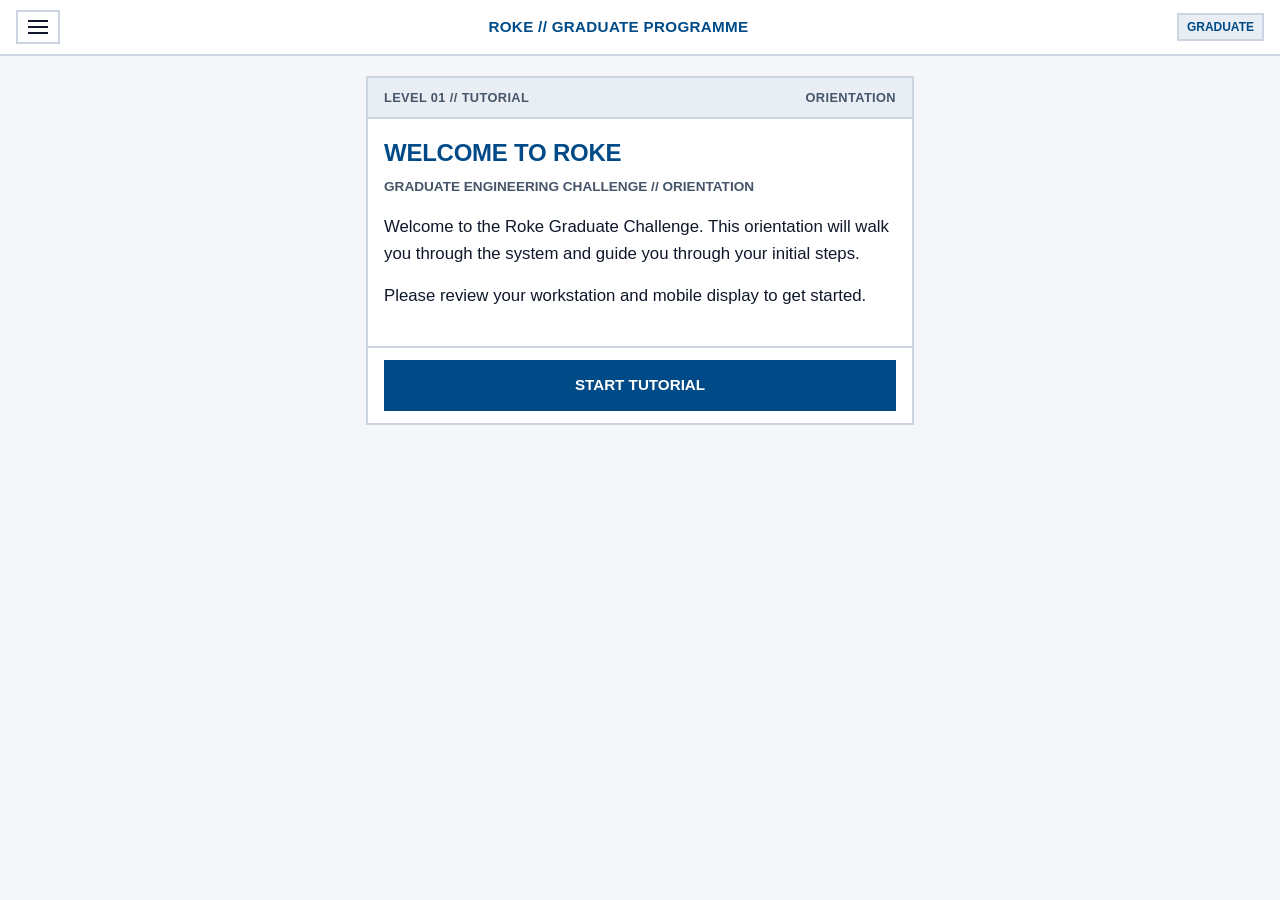
<file: index.html>
<!DOCTYPE html>
<html lang="en">
<head>
  <meta charset="UTF-8">
  <meta name="viewport" content="width=device-width, initial-scale=1.0, maximum-scale=1.0, user-scalable=no">
  <title>Roke Graduate Challenge - Level 1</title>

  <!-- Bootstrap 5 CSS -->
  <link rel="stylesheet" href="https://cdn.jsdelivr.net/npm/bootstrap@5.3.3/dist/css/bootstrap.min.css">

  <!-- Base Stylesheet (Clean, professional, light palette) -->
  <link rel="stylesheet" href="css/style.css">
</head>
<body>

  <!-- Header -->
  <header class="game-header">
    <button class="burger-btn" type="button" data-bs-toggle="offcanvas" data-bs-target="#gameSidebar" aria-controls="gameSidebar" aria-label="Toggle navigation menu" id="burgerMenuBtn">
      <span class="burger-bar"></span>
      <span class="burger-bar"></span>
      <span class="burger-bar"></span>
    </button>
    <div class="header-brand">ROKE // GRADUATE PROGRAMME</div>
    <div class="header-badge" id="header-player-name">GRADUATE</div>
  </header>

  <!-- Sidebar (Levels & Progress) -->
  <div class="offcanvas offcanvas-start" tabindex="-1" id="gameSidebar" aria-labelledby="gameSidebarLabel" data-bs-backdrop="false">
    <div class="offcanvas-header">
      <h5 class="offcanvas-title" id="gameSidebarLabel">PROGRAMME LEVELS</h5>
      <button type="button" class="btn-close-flat" data-bs-dismiss="offcanvas" aria-label="Close">[X]</button>
    </div>
    <div class="offcanvas-body">
      <!-- Dynamically generated level list -->
      <nav id="sidebar-levels" class="level-list" aria-label="Level navigation">
        <!-- Injected via js/game.js -->
      </nav>

      <!-- Dynamically updated progress indicator -->
      <div id="sidebar-progress" class="mt-4">
        <!-- Injected via js/game.js -->
      </div>
    </div>
  </div>

  <!-- Main Container -->
  <main class="game-container">

    <!-- Title Screen Panel -->
    <section id="panel-title" class="game-card">
      <div class="game-card-header">
        <span>LEVEL 01 // TUTORIAL</span>
        <span>ORIENTATION</span>
      </div>
      <div class="game-card-body">
        <h1 class="title-large">WELCOME TO ROKE</h1>
        <p class="meta-subheading">GRADUATE ENGINEERING CHALLENGE // ORIENTATION</p>
        <p>Welcome to the Roke Graduate Challenge. This orientation will walk you through the system and guide you through your initial steps.</p>
        <p>Please review your workstation and mobile display to get started.</p>
      </div>
      <div class="game-card-footer">
        <button type="button" id="btn-start-tutorial" class="btn-game btn-game-block">START TUTORIAL</button>
      </div>
    </section>

    <!-- Slide 1 -->
    <section id="panel-slide-1" class="game-card d-none">
      <div class="game-card-header">
        <span>ORIENTATION // STEP 01 OF 07</span>
        <span>WELCOME</span>
      </div>
      <div class="game-card-body">
        <p>Welcome to Roke! Congratulations on starting your first day as a Graduate engineer. We're really glad to have someone on board with your level of expertise</p>
      </div>
      <div class="game-card-footer">
        <button type="button" id="btn-slide-1-next" class="btn-game">Next</button>
      </div>
    </section>

    <!-- Slide 2 -->
    <section id="panel-slide-2" class="game-card d-none">
      <div class="game-card-header">
        <span>ORIENTATION // STEP 02 OF 07</span>
        <span>NOTICE</span>
      </div>
      <div class="game-card-body">
        <p>We've had some issues with our security recently here, and we need you to help us out. Can you give us a hand?</p>
      </div>
      <div class="game-card-footer">
        <button type="button" id="btn-slide-2-next" class="btn-game">Absolutely</button>
      </div>
    </section>

    <!-- Slide 3 -->
    <section id="panel-slide-3" class="game-card d-none">
      <div class="game-card-header">
        <span>ORIENTATION // STEP 03 OF 07</span>
        <span>PROFILE SETUP</span>
      </div>
      <div class="game-card-body">
        <p class="mb-3">Great! Firstly, what's your name?</p>
        <form id="form-name-input" onsubmit="return false;">
          <label for="input-user-name" class="visually-hidden">Your Name</label>
          <input type="text" id="input-user-name" class="input-game" placeholder="Enter your name" maxlength="40" autocomplete="off" required>
          <div id="name-error-msg" class="meta-subheading text-danger mt-2 d-none">Please enter your name to proceed.</div>
        </form>
      </div>
      <div class="game-card-footer">
        <button type="button" id="btn-slide-3-submit" class="btn-game">Submit</button>
      </div>
    </section>

    <!-- Slide 4 -->
    <section id="panel-slide-4" class="game-card d-none">
      <div class="game-card-header">
        <span>ORIENTATION // STEP 04 OF 07</span>
        <span>INTRODUCTION</span>
      </div>
      <div class="game-card-body">
        <p>Great to meet you <strong id="slide-4-name-placeholder"></strong>. We're going to go through a series of steps together to help you learn about good cybersecurity, and hopefully get Roke back online.</p>
      </div>
      <div class="game-card-footer">
        <button type="button" id="btn-slide-4-next" class="btn-game">Next</button>
      </div>
    </section>

    <!-- Slide 5 Overlay Card (Active during Sidebar Walkthrough) -->
    <section id="panel-slide-5" class="tutorial-overlay-card d-none">
      <div class="game-card-header">
        <span id="slide-5-step-label">INTERFACE GUIDE // STEP 05 OF 07</span>
        <span id="slide-5-focus-label">NAVIGATION</span>
      </div>
      <div class="game-card-body">
        <p id="slide-5-instruction-text">This is where you willl find each of the levels. You can access them by simply clicking on them. Down here you'll find your progress to indicate how close we are to fully securing our business.</p>
      </div>
      <div class="game-card-footer">
        <button type="button" id="btn-slide-5-next" class="btn-game">Next</button>
      </div>
    </section>

    <!-- Slide 6 -->
    <section id="panel-slide-6" class="game-card d-none">
      <div class="game-card-header">
        <span>ORIENTATION // STEP 06 OF 07</span>
        <span>WORKSTATION BRIEFING</span>
      </div>
      <div class="game-card-body">
        <p>There'll be a combination of things for you to do on here as well as around you. Take a look at the table in front of you; you'll find some of the tools and extra challenges needed to progress through the levels.</p>
      </div>
      <div class="game-card-footer">
        <button type="button" id="btn-slide-6-next" class="btn-game">Next</button>
      </div>
    </section>

    <!-- Slide 7 -->
    <section id="panel-slide-7" class="game-card d-none">
      <div class="game-card-header">
        <span>ORIENTATION // STEP 07 OF 07</span>
        <span>GETTING STARTED</span>
      </div>
      <div class="game-card-body">
        <p>Ready to get started?</p>
      </div>
      <div class="game-card-footer">
        <button type="button" id="btn-slide-7-next" class="btn-game">lets go</button>
      </div>
    </section>

  </main>

  <!-- Bootstrap 5 Bundle JS -->
  <script src="https://cdn.jsdelivr.net/npm/bootstrap@5.3.3/dist/js/bootstrap.bundle.min.js"></script>

  <!-- Core Game Engine (Levels, Cookies, Sidebar) -->
  <script src="js/game.js"></script>

  <!-- Level 1 Tutorial Controller -->
  <script>
    (function() {
      // Panel Elements
      const panelTitle = document.getElementById("panel-title");
      const panelSlide1 = document.getElementById("panel-slide-1");
      const panelSlide2 = document.getElementById("panel-slide-2");
      const panelSlide3 = document.getElementById("panel-slide-3");
      const panelSlide4 = document.getElementById("panel-slide-4");
      const panelSlide5 = document.getElementById("panel-slide-5");
      const panelSlide6 = document.getElementById("panel-slide-6");
      const panelSlide7 = document.getElementById("panel-slide-7");

      // Slide 5 internal sub-step flag
      // 0 = Initial (highlight links), 1 = Next clicked (highlight progress)
      let slide5SubStep = 0;

      // Offcanvas instance helper
      const sidebarEl = document.getElementById("gameSidebar");
      let offcanvasInstance = null;
      function getSidebar() {
        if (!offcanvasInstance) {
          offcanvasInstance = bootstrap.Offcanvas.getOrCreateInstance(sidebarEl, { backdrop: false });
        }
        return offcanvasInstance;
      }

      function hideAllPanels() {
        panelTitle.classList.add("d-none");
        panelSlide1.classList.add("d-none");
        panelSlide2.classList.add("d-none");
        panelSlide3.classList.add("d-none");
        panelSlide4.classList.add("d-none");
        panelSlide5.classList.add("d-none");
        panelSlide6.classList.add("d-none");
        panelSlide7.classList.add("d-none");
      }

      // Title -> Slide 1
      document.getElementById("btn-start-tutorial").addEventListener("click", () => {
        hideAllPanels();
        panelSlide1.classList.remove("d-none");
      });

      // Slide 1 -> Slide 2
      document.getElementById("btn-slide-1-next").addEventListener("click", () => {
        hideAllPanels();
        panelSlide2.classList.remove("d-none");
      });

      // Slide 2 -> Slide 3
      document.getElementById("btn-slide-2-next").addEventListener("click", () => {
        hideAllPanels();
        panelSlide3.classList.remove("d-none");
        const existingName = getPlayerName();
        if (existingName) {
          document.getElementById("input-user-name").value = existingName;
        }
        document.getElementById("input-user-name").focus();
      });

      // Slide 3 -> Slide 4 (Submit Name & Save to Cookies)
      function submitName() {
        const input = document.getElementById("input-user-name");
        const errorMsg = document.getElementById("name-error-msg");
        const enteredName = input.value.trim();

        if (!enteredName) {
          errorMsg.classList.remove("d-none");
          input.focus();
          return;
        }

        errorMsg.classList.add("d-none");
        setPlayerName(enteredName);
        updateHeaderPlayerStatus();

        // Update placeholder in Slide 4
        document.getElementById("slide-4-name-placeholder").textContent = enteredName;

        hideAllPanels();
        panelSlide4.classList.remove("d-none");
      }

      document.getElementById("btn-slide-3-submit").addEventListener("click", submitName);
      document.getElementById("input-user-name").addEventListener("keydown", (e) => {
        if (e.key === "Enter") {
          e.preventDefault();
          submitName();
        }
      });

      // Slide 4 -> Slide 5 (Open sidebar, highlight hyperlinks)
      document.getElementById("btn-slide-4-next").addEventListener("click", () => {
        hideAllPanels();
        slide5SubStep = 0;
        panelSlide5.classList.remove("overlay-top");

        // Open Sidebar
        getSidebar().show();

        // Highlight Sidebar Hyperlinks
        const levelsContainer = document.getElementById("sidebar-levels");
        const progressContainer = document.getElementById("sidebar-progress");
        if (levelsContainer) levelsContainer.classList.add("tutorial-highlight");
        if (progressContainer) progressContainer.classList.remove("tutorial-highlight");

        document.getElementById("slide-5-focus-label").textContent = "LEVEL HYPERLINKS";
        document.getElementById("slide-5-instruction-text").textContent = "This is where you willl find each of the levels. You can access them by simply clicking on them.";

        // Show Slide 5 Overlay
        panelSlide5.classList.remove("d-none");
      });

      // Slide 5 -> Sub-step (Highlight progress & move box to top) -> Slide 6
      document.getElementById("btn-slide-5-next").addEventListener("click", () => {
        const levelsContainer = document.getElementById("sidebar-levels");
        const progressContainer = document.getElementById("sidebar-progress");

        if (slide5SubStep === 0) {
          // Transition to highlighting progress indicator: move card to top so progress indicator is visible
          slide5SubStep = 1;
          panelSlide5.classList.add("overlay-top");
          if (levelsContainer) levelsContainer.classList.remove("tutorial-highlight");
          if (progressContainer) progressContainer.classList.add("tutorial-highlight");

          document.getElementById("slide-5-focus-label").textContent = "PROGRESS TRACKER";
          document.getElementById("slide-5-instruction-text").textContent = "Down here you'll find your progress to indicate how close we are to fully securing our business.";
        } else {
          // Transition to Slide 6: Clear highlights, reset card position, close sidebar, show Slide 6
          panelSlide5.classList.remove("overlay-top");
          if (progressContainer) progressContainer.classList.remove("tutorial-highlight");
          if (levelsContainer) levelsContainer.classList.remove("tutorial-highlight");

          getSidebar().hide();
          hideAllPanels();
          panelSlide6.classList.remove("d-none");
        }
      });

      // Slide 6 -> Slide 7
      document.getElementById("btn-slide-6-next").addEventListener("click", () => {
        hideAllPanels();
        panelSlide7.classList.remove("d-none");
      });

      // Slide 7 -> Navigate to Level 1 (and mark tutorial complete in cookie)
      document.getElementById("btn-slide-7-next").addEventListener("click", () => {
        markLevelCompleted("tutorial");
        window.location.href = "level1.html";
      });

    })();
  </script>
</body>
</html>
</file>
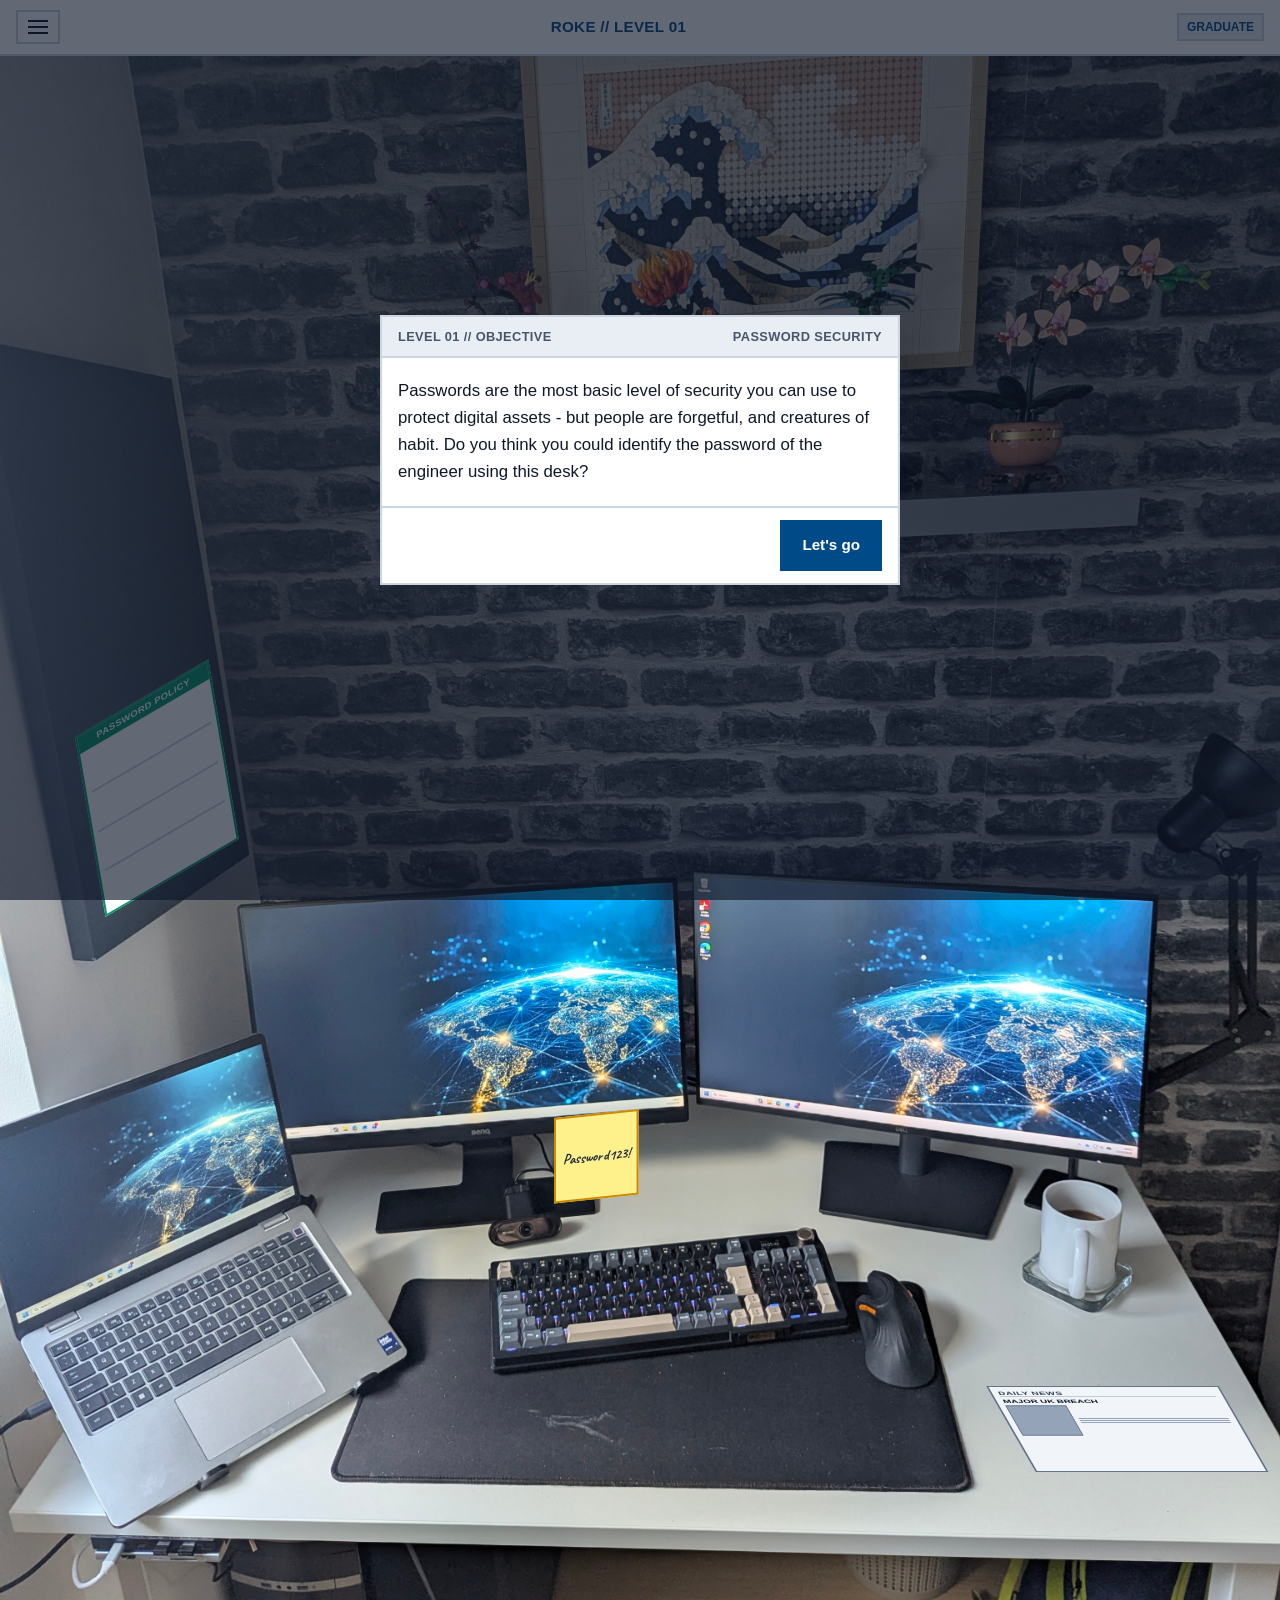
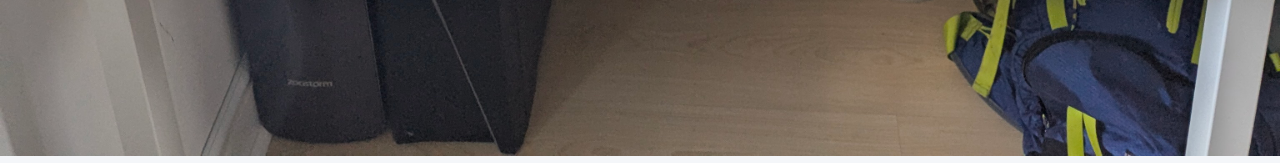
<file: level1.html>
<!DOCTYPE html>
<html lang="en">
<head>
  <meta charset="UTF-8">
  <!-- Native browser pinch-to-zoom allowed as requested -->
  <meta name="viewport" content="width=device-width, initial-scale=1.0, maximum-scale=5.0, user-scalable=yes">
  <title>Roke Graduate Challenge - Level 1: Workstation Recon</title>

  <!-- Google Font for handwritten note styling -->
  <link rel="preconnect" href="https://fonts.googleapis.com">
  <link rel="preconnect" href="https://fonts.gstatic.com" crossorigin>
  <link href="https://fonts.googleapis.com/css2?family=Caveat:wght@600;700&display=swap" rel="stylesheet">

  <!-- Bootstrap 5 CSS -->
  <link rel="stylesheet" href="https://cdn.jsdelivr.net/npm/bootstrap@5.3.3/dist/css/bootstrap.min.css">

  <!-- Base Stylesheet -->
  <link rel="stylesheet" href="css/style.css">
</head>
<body>

  <!-- Game Header -->
  <header class="game-header">
    <button class="burger-btn" type="button" data-bs-toggle="offcanvas" data-bs-target="#gameSidebar" aria-controls="gameSidebar" aria-label="Toggle navigation menu" id="burgerMenuBtn">
      <span class="burger-bar"></span>
      <span class="burger-bar"></span>
      <span class="burger-bar"></span>
    </button>
    <div class="header-brand">ROKE // LEVEL 01</div>
    <div class="header-badge" id="header-player-name">GRADUATE</div>
  </header>

  <!-- Sidebar (Levels & Progress) -->
  <div class="offcanvas offcanvas-start" tabindex="-1" id="gameSidebar" aria-labelledby="gameSidebarLabel">
    <div class="offcanvas-header">
      <h5 class="offcanvas-title" id="gameSidebarLabel">PROGRAMME LEVELS</h5>
      <button type="button" class="btn-close-flat" data-bs-dismiss="offcanvas" aria-label="Close">[X]</button>
    </div>
    <div class="offcanvas-body">
      <!-- Dynamically generated level list -->
      <nav id="sidebar-levels" class="level-list" aria-label="Level navigation">
        <!-- Injected via js/game.js -->
      </nav>

      <!-- Dynamically updated progress indicator -->
      <div id="sidebar-progress" class="mt-4">
        <!-- Injected via js/game.js -->
      </div>
    </div>
  </div>

  <!-- Initial Briefing Modal (Active on load, greys out background) -->
  <div id="introModal" class="game-modal-overlay" role="dialog" aria-modal="true" aria-labelledby="introTitle">
    <div class="game-modal-card">
      <div class="game-card-header">
        <span id="introTitle">LEVEL 01 // OBJECTIVE</span>
        <span>PASSWORD SECURITY</span>
      </div>
      <div class="game-card-body">
        <p class="mb-0">Passwords are the most basic level of security you can use to protect digital assets - but people are forgetful, and creatures of habit. Do you think you could identify the password of the engineer using this desk?</p>
      </div>
      <div class="game-card-footer">
        <button type="button" id="btnIntroStart" class="btn-game">Let's go</button>
      </div>
    </div>
  </div>

  <!-- Sticky Note Close-up Modal (Opens when user clicks sticky note) -->
  <div id="stickyCloseupModal" class="game-modal-overlay d-none" role="dialog" aria-modal="true" aria-labelledby="stickyModalTitle">
    <div class="game-modal-card">
      <div class="game-card-header">
        <span id="stickyModalTitle">WORKSTATION DISCOVERY // NOTE</span>
        <button type="button" id="btnCloseStickyX" class="btn-close-flat" aria-label="Close">[X]</button>
      </div>
      <div class="game-card-body">
        <div class="sticky-closeup-container">
          <div class="sticky-note-closeup">
            <span>Password123!</span>
          </div>
        </div>
        <p class="mb-0">Passwords need to be memorable, but not guessable. Avoid common words like "password", your username, date of birth or pet names. Never write down your passwords, especially anywhere obvious. Instead, use a secure password manager</p>
      </div>
      <div class="game-card-footer">
        <button type="button" id="btnDismissSticky" class="btn-game">Dismiss</button>
      </div>
    </div>
  </div>

  <!-- Newspaper Close-up Modal (Opens when user clicks newspaper) -->
  <div id="newspaperModal" class="game-modal-overlay d-none" role="dialog" aria-modal="true" aria-labelledby="newspaperModalTitle">
    <div class="game-modal-card">
      <div class="game-card-header">
        <span id="newspaperModalTitle">WORKSTATION DISCOVERY // NEWSPAPER</span>
        <button type="button" id="btnCloseNewspaperX" class="btn-close-flat" aria-label="Close">[X]</button>
      </div>
      <div class="game-card-body">
        <div class="newspaper-closeup-card">
          <div class="newspaper-closeup-masthead">
            <span>NATIONAL CHRONICLE</span>
            <span>MORNING EDITION</span>
          </div>
          <div class="newspaper-closeup-headline">Major UK government firm breached due to social engineering; thousands of citizens affected</div>
          <div class="newspaper-closeup-content">
            <div class="newspaper-closeup-img-placeholder" aria-label="Newspaper image placeholder"></div>
            <div class="newspaper-closeup-lines" aria-hidden="true">
              <span class="newspaper-closeup-line"></span>
              <span class="newspaper-closeup-line"></span>
              <span class="newspaper-closeup-line"></span>
              <span class="newspaper-closeup-line"></span>
            </div>
          </div>
        </div>
        <p class="mb-0">The impact of security breaches doesn't just effect companies, but can affect millions of people, jeopardise their livelihoods and their safety. Good cyber security starts with the basics: strong passwords, limiting what you post online, and always being aware</p>
      </div>
      <div class="game-card-footer">
        <button type="button" id="btnDismissNewspaper" class="btn-game">Dismiss</button>
      </div>
    </div>
  </div>

  <!-- Poster Close-up Modal (Opens when user clicks policy poster) -->
  <div id="posterModal" class="game-modal-overlay d-none" role="dialog" aria-modal="true" aria-labelledby="posterModalTitle">
    <div class="game-modal-card">
      <div class="game-card-header">
        <span id="posterModalTitle">WORKSTATION DISCOVERY // POLICY POSTER</span>
        <button type="button" id="btnClosePosterX" class="btn-close-flat" aria-label="Close">[X]</button>
      </div>
      <div class="game-card-body">
        <div class="poster-closeup-card">
          <div class="poster-closeup-header">Password policy</div>
          <div class="poster-closeup-body">
            <ol class="poster-closeup-list">
              <li>All passwords should be unique across accounts</li>
              <li>Passwords should be 12 or more characters</li>
              <li>Passwords should not be easily predicatable</li>
            </ol>
            <div class="poster-closeup-snippet">
              The easiest way to generate and remember new passwords is to select three random words like "horseapplestaple"
            </div>
          </div>
        </div>
        <p class="mb-0">The strongest security is based off of Something you know (Passwords and pin codes), something you have (Multi factor authentication such as text one time codes and authenticator apps), and something you are (Fingerprint readers or facial scans)</p>
      </div>
      <div class="game-card-footer">
        <button type="button" id="btnDismissPoster" class="btn-game">Dismiss</button>
      </div>
    </div>
  </div>

  <!-- Quiz & Completion Modal (Triggered when laptop alert is clicked) -->
  <div id="quizModal" class="game-modal-overlay d-none" role="dialog" aria-modal="true" aria-labelledby="quizModalTitle">
    <div class="game-modal-card">
      <div class="game-card-header">
        <span id="quizModalTitle">LEVEL 01 // QUICK QUIZ</span>
        <button type="button" id="btnCloseQuizX" class="btn-close-flat" aria-label="Close">[X]</button>
      </div>
      <div class="game-card-body">
        <!-- Question Assessment View -->
        <div id="quizQuestionView">
          <p class="mb-3">Answer these three quick questions based on what you found around the desk to finish Level 1.</p>
          
          <div class="quiz-container">
            <!-- Question 1 -->
            <div class="quiz-question-block" id="qBlock1">
              <div class="quiz-question-title">1. Why shouldn't you write your password on a sticky note at your desk?</div>
              <div class="quiz-options-list">
                <label class="quiz-option-label">
                  <input type="radio" name="q1" value="A" class="quiz-option-input">
                  <span>It slows down the computer's login system</span>
                </label>
                <label class="quiz-option-label">
                  <input type="radio" name="q1" value="B" class="quiz-option-input">
                  <span>Anyone walking past can easily see your login details</span>
                </label>
                <label class="quiz-option-label">
                  <input type="radio" name="q1" value="C" class="quiz-option-input">
                  <span>Sticky notes can easily lose their stickiness over time</span>
                </label>
              </div>
            </div>

            <!-- Question 2 -->
            <div class="quiz-question-block" id="qBlock2">
              <div class="quiz-question-title">2. According to the password poster, what is a simple way to create a strong, memorable password?</div>
              <div class="quiz-options-list">
                <label class="quiz-option-label">
                  <input type="radio" name="q2" value="A" class="quiz-option-input">
                  <span>Choosing three random words like "horseapplestaple"</span>
                </label>
                <label class="quiz-option-label">
                  <input type="radio" name="q2" value="B" class="quiz-option-input">
                  <span>Using your name and your date of birth</span>
                </label>
                <label class="quiz-option-label">
                  <input type="radio" name="q2" value="C" class="quiz-option-input">
                  <span>Reusing your favourite password with one number added</span>
                </label>
              </div>
            </div>

            <!-- Question 3 -->
            <div class="quiz-question-block" id="qBlock3">
              <div class="quiz-question-title">3. What was the main cause of the security incident mentioned in the newspaper?</div>
              <div class="quiz-options-list">
                <label class="quiz-option-label">
                  <input type="radio" name="q3" value="A" class="quiz-option-input">
                  <span>A broken power supply in the server room</span>
                </label>
                <label class="quiz-option-label">
                  <input type="radio" name="q3" value="B" class="quiz-option-input">
                  <span>People being tricked into giving away their passwords (social engineering)</span>
                </label>
                <label class="quiz-option-label">
                  <input type="radio" name="q3" value="C" class="quiz-option-input">
                  <span>A weak Wi-Fi signal in the office building</span>
                </label>
              </div>
            </div>
          </div>

          <div id="quizFeedback" class="quiz-feedback d-none">
            Some answers need another look. Review what you found and give it another try!
          </div>
        </div>

        <!-- Completion "Well Done" View -->
        <div id="quizSuccessView" class="completion-container d-none">
          <div class="completion-trophy" aria-hidden="true">🏆</div>
          <div class="completion-badge">WELL DONE // LEVEL 01 COMPLETED</div>
          <h3 class="title-large">LEVEL 1 COMPLETE</h3>
          <p class="mb-0">You've spotted the risks and mastered the essential password habits.</p>
        </div>
      </div>
      <div class="game-card-footer">
        <button type="button" id="btnSubmitQuiz" class="btn-game">Submit Answers</button>
        <button type="button" id="btnContinueLevel2" class="btn-game d-none">Continue to Level 2</button>
      </div>
    </div>
  </div>

  <!-- Main Full-Screen Desk Stage -->
  <main class="desk-viewer-wrapper" id="deskViewer">
    <div class="desk-stage" id="deskStage">
      <!-- Full-resolution desk photograph -->
      <img src="media/desk.jpg" id="deskImg" class="desk-img" alt="Workstation Desk" draggable="false">

      <!-- Wall Poster Item (Position locked, click to inspect) -->
      <div id="posterItem" class="poster-desk" style="left: 5.88%; top: 40.08%;" role="button" tabindex="0" aria-label="Password policy poster on wall">
        <div class="poster-desk-header">Password policy</div>
        <div class="poster-desk-body">
          <span class="poster-desk-line"></span>
          <span class="poster-desk-line"></span>
          <span class="poster-desk-line"></span>
        </div>
      </div>

      <!-- Sticky Note with Handwritten Password -->
      <div id="stickyNote" class="sticky-note" style="left: 43.32%; top: 62.45%;" role="button" tabindex="0" aria-label="Sticky note with password">
        <span class="sticky-note-text">Password123!</span>
      </div>

      <!-- Newspaper Desk Item (Position locked, click to inspect) -->
      <div id="newspaperItem" class="newspaper-desk" style="left: 77.07%; top: 78.22%;" role="button" tabindex="0" aria-label="Newspaper resting on desk">
        <div class="newspaper-desk-masthead">DAILY NEWS</div>
        <div class="newspaper-desk-headline">MAJOR UK BREACH</div>
        <div class="newspaper-desk-body">
          <div class="newspaper-img-box" aria-hidden="true"></div>
          <div class="newspaper-lines-box" aria-hidden="true">
            <span class="newspaper-line"></span>
            <span class="newspaper-line"></span>
            <span class="newspaper-line"></span>
          </div>
        </div>
      </div>

      <!-- Red Laptop Alert with Exclamation (Position locked, revealed when all 3 resources inspected) -->
      <div id="laptopAlert" class="laptop-alert d-none" style="left: 13.07%; top: 68.95%;" role="button" tabindex="0" aria-label="Laptop security alert">!</div>
    </div>
  </main>

  <!-- Bootstrap 5 Bundle JS -->
  <script src="https://cdn.jsdelivr.net/npm/bootstrap@5.3.3/dist/js/bootstrap.bundle.min.js"></script>

  <!-- Core Game Engine -->
  <script src="js/game.js"></script>

  <!-- Level 1 Interactions & Assessment Controller -->
  <script>
    (function() {
      // Modals and Triggers
      const introModal = document.getElementById("introModal");
      const btnIntroStart = document.getElementById("btnIntroStart");

      const stickyNote = document.getElementById("stickyNote");
      const stickyCloseupModal = document.getElementById("stickyCloseupModal");
      const btnCloseStickyX = document.getElementById("btnCloseStickyX");
      const btnDismissSticky = document.getElementById("btnDismissSticky");

      const newspaperItem = document.getElementById("newspaperItem");
      const newspaperModal = document.getElementById("newspaperModal");
      const btnCloseNewspaperX = document.getElementById("btnCloseNewspaperX");
      const btnDismissNewspaper = document.getElementById("btnDismissNewspaper");

      const posterItem = document.getElementById("posterItem");
      const posterModal = document.getElementById("posterModal");
      const btnClosePosterX = document.getElementById("btnClosePosterX");
      const btnDismissPoster = document.getElementById("btnDismissPoster");

      // Laptop Alert & Quiz Elements
      const laptopAlert = document.getElementById("laptopAlert");
      const quizModal = document.getElementById("quizModal");
      const btnCloseQuizX = document.getElementById("btnCloseQuizX");
      const btnSubmitQuiz = document.getElementById("btnSubmitQuiz");
      const btnContinueLevel2 = document.getElementById("btnContinueLevel2");
      const quizQuestionView = document.getElementById("quizQuestionView");
      const quizSuccessView = document.getElementById("quizSuccessView");
      const quizFeedback = document.getElementById("quizFeedback");
      const qBlock1 = document.getElementById("qBlock1");
      const qBlock2 = document.getElementById("qBlock2");
      const qBlock3 = document.getElementById("qBlock3");

      // State tracking for the 3 workstation resources
      const inspectedState = {
        sticky: false,
        newspaper: false,
        poster: false
      };
      let alertTriggered = false;

      // Web Audio API Ping Sound Generator
      function playPingSound() {
        try {
          const AudioContext = window.AudioContext || window.webkitAudioContext;
          if (!AudioContext) return;
          const ctx = new AudioContext();
          const osc = ctx.createOscillator();
          const gain = ctx.createGain();

          osc.type = "sine";
          osc.frequency.setValueAtTime(880, ctx.currentTime);
          osc.frequency.exponentialRampToValueAtTime(1760, ctx.currentTime + 0.08);
          osc.frequency.exponentialRampToValueAtTime(880, ctx.currentTime + 0.35);

          gain.gain.setValueAtTime(0.3, ctx.currentTime);
          gain.gain.exponentialRampToValueAtTime(0.001, ctx.currentTime + 0.6);

          osc.connect(gain);
          gain.connect(ctx.destination);

          osc.start(ctx.currentTime);
          osc.stop(ctx.currentTime + 0.6);
        } catch (e) {
          console.warn("Audio playback not permitted or unavailable:", e);
        }
      }

      function checkAllInspected() {
        if (inspectedState.sticky && inspectedState.newspaper && inspectedState.poster && !alertTriggered) {
          alertTriggered = true;
          laptopAlert.classList.remove("d-none");
          playPingSound();
        }
      }

      // Dismiss Intro
      btnIntroStart.addEventListener("click", () => {
        introModal.classList.add("d-none");
      });

      // Sticky Note: Click opens modal & greys out note (0% saturation)
      function inspectStickyNote() {
        stickyNote.classList.add("inspected");
        inspectedState.sticky = true;
        stickyCloseupModal.classList.remove("d-none");
        checkAllInspected();
      }
      stickyNote.addEventListener("click", inspectStickyNote);
      stickyNote.addEventListener("keydown", (e) => {
        if (e.key === "Enter" || e.key === " ") {
          e.preventDefault();
          inspectStickyNote();
        }
      });

      function closeStickyModal() {
        stickyCloseupModal.classList.add("d-none");
      }
      btnCloseStickyX.addEventListener("click", closeStickyModal);
      btnDismissSticky.addEventListener("click", closeStickyModal);

      // Newspaper: Click opens modal & greys out newspaper (0% saturation)
      function inspectNewspaper() {
        newspaperItem.classList.add("inspected");
        inspectedState.newspaper = true;
        newspaperModal.classList.remove("d-none");
        checkAllInspected();
      }
      newspaperItem.addEventListener("click", inspectNewspaper);
      newspaperItem.addEventListener("keydown", (e) => {
        if (e.key === "Enter" || e.key === " ") {
          e.preventDefault();
          inspectNewspaper();
        }
      });

      function closeNewspaperModal() {
        newspaperModal.classList.add("d-none");
      }
      btnCloseNewspaperX.addEventListener("click", closeNewspaperModal);
      btnDismissNewspaper.addEventListener("click", closeNewspaperModal);

      // Poster: Click opens modal & greys out poster (0% saturation)
      function inspectPoster() {
        posterItem.classList.add("inspected");
        inspectedState.poster = true;
        posterModal.classList.remove("d-none");
        checkAllInspected();
      }
      posterItem.addEventListener("click", inspectPoster);
      posterItem.addEventListener("keydown", (e) => {
        if (e.key === "Enter" || e.key === " ") {
          e.preventDefault();
          inspectPoster();
        }
      });

      function closePosterModal() {
        posterModal.classList.add("d-none");
      }
      btnClosePosterX.addEventListener("click", closePosterModal);
      btnDismissPoster.addEventListener("click", closePosterModal);

      // Laptop Alert: Click opens Quiz
      function openQuiz() {
        quizModal.classList.remove("d-none");
      }
      function closeQuiz() {
        quizModal.classList.add("d-none");
      }
      laptopAlert.addEventListener("click", openQuiz);
      laptopAlert.addEventListener("keydown", (e) => {
        if (e.key === "Enter" || e.key === " ") {
          e.preventDefault();
          openQuiz();
        }
      });
      btnCloseQuizX.addEventListener("click", closeQuiz);

      // Quiz Answer Verification (Unlimited retries)
      btnSubmitQuiz.addEventListener("click", () => {
        const q1Selected = document.querySelector('input[name="q1"]:checked');
        const q2Selected = document.querySelector('input[name="q2"]:checked');
        const q3Selected = document.querySelector('input[name="q3"]:checked');

        const isQ1Correct = q1Selected && q1Selected.value === "B";
        const isQ2Correct = q2Selected && q2Selected.value === "A";
        const isQ3Correct = q3Selected && q3Selected.value === "B";

        qBlock1.classList.toggle("error", !isQ1Correct);
        qBlock2.classList.toggle("error", !isQ2Correct);
        qBlock3.classList.toggle("error", !isQ3Correct);

        if (isQ1Correct && isQ2Correct && isQ3Correct) {
          // Success! Show well done badge & continue button
          quizFeedback.classList.add("d-none");
          quizQuestionView.classList.add("d-none");
          quizSuccessView.classList.remove("d-none");
          btnSubmitQuiz.classList.add("d-none");
          btnContinueLevel2.classList.remove("d-none");
        } else {
          quizFeedback.classList.remove("d-none");
        }
      });

      // Continue to Level 2
      btnContinueLevel2.addEventListener("click", () => {
        markLevelCompleted("level1");
        window.location.href = "level2.html";
      });

    })();
  </script>
</body>
</html>
</file>
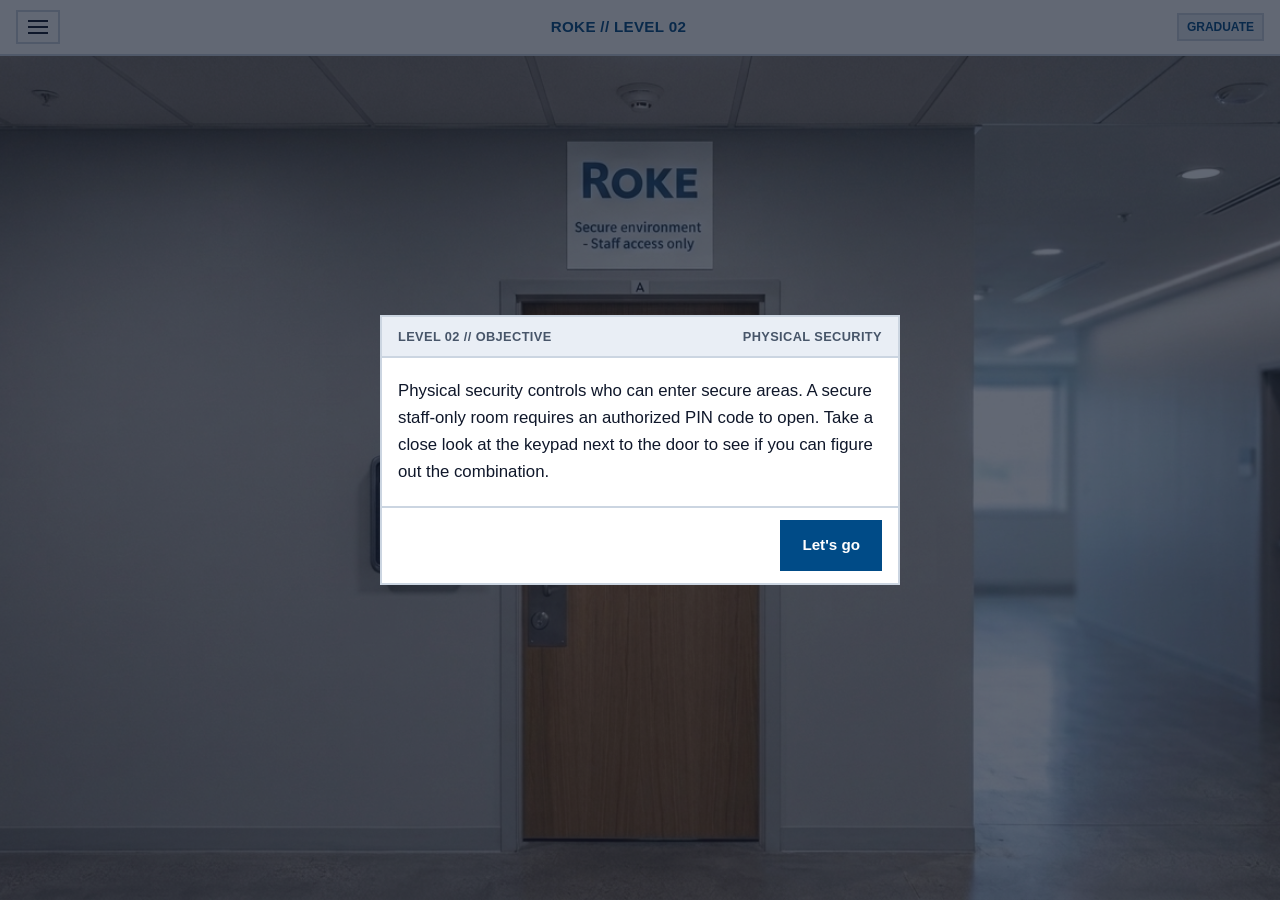
<file: level2.html>
<!DOCTYPE html>
<html lang="en">
<head>
  <meta charset="UTF-8">
  <meta name="viewport" content="width=device-width, initial-scale=1.0, maximum-scale=5.0, user-scalable=yes">
  <title>Roke Graduate Challenge - Level 2: Physical Security</title>

  <!-- Bootstrap 5 CSS -->
  <link rel="stylesheet" href="https://cdn.jsdelivr.net/npm/bootstrap@5.3.3/dist/css/bootstrap.min.css">

  <!-- Base Stylesheet -->
  <link rel="stylesheet" href="css/style.css">
</head>
<body>

  <!-- Game Header -->
  <header class="game-header">
    <button class="burger-btn" type="button" data-bs-toggle="offcanvas" data-bs-target="#gameSidebar" aria-controls="gameSidebar" aria-label="Toggle navigation menu" id="burgerMenuBtn">
      <span class="burger-bar"></span>
      <span class="burger-bar"></span>
      <span class="burger-bar"></span>
    </button>
    <div class="header-brand">ROKE // LEVEL 02</div>
    <div class="header-badge" id="header-player-name">GRADUATE</div>
  </header>

  <!-- Sidebar (Levels & Progress) -->
  <div class="offcanvas offcanvas-start" tabindex="-1" id="gameSidebar" aria-labelledby="gameSidebarLabel">
    <div class="offcanvas-header">
      <h5 class="offcanvas-title" id="gameSidebarLabel">PROGRAMME LEVELS</h5>
      <button type="button" class="btn-close-flat" data-bs-dismiss="offcanvas" aria-label="Close">[X]</button>
    </div>
    <div class="offcanvas-body">
      <!-- Dynamically generated level list -->
      <nav id="sidebar-levels" class="level-list" aria-label="Level navigation">
        <!-- Injected via js/game.js -->
      </nav>

      <!-- Dynamically updated progress indicator -->
      <div id="sidebar-progress" class="mt-4">
        <!-- Injected via js/game.js -->
      </div>
    </div>
  </div>

  <!-- Initial Briefing Modal (Active on load, greys out background) -->
  <div id="introModal" class="game-modal-overlay" role="dialog" aria-modal="true" aria-labelledby="introTitle">
    <div class="game-modal-card">
      <div class="game-card-header">
        <span id="introTitle">LEVEL 02 // OBJECTIVE</span>
        <span>PHYSICAL SECURITY</span>
      </div>
      <div class="game-card-body">
        <p class="mb-0">Physical security controls who can enter secure areas. A secure staff-only room requires an authorized PIN code to open. Take a close look at the keypad next to the door to see if you can figure out the combination.</p>
      </div>
      <div class="game-card-footer">
        <button type="button" id="btnIntroStart" class="btn-game">Let's go</button>
      </div>
    </div>
  </div>

  <!-- Keypad Close-Up & Code Entry Modal -->
  <div id="keypadModal" class="game-modal-overlay d-none" role="dialog" aria-modal="true" aria-labelledby="keypadModalTitle">
    <div class="game-modal-card">
      <div class="game-card-header">
        <span id="keypadModalTitle">ACCESS CONTROL // KEYPAD</span>
        <button type="button" id="btnCloseKeypadX" class="btn-close-flat" aria-label="Close">[X]</button>
      </div>
      <div class="game-card-body">
        <div class="keypad-stage-container">
          <div class="keypad-stage" id="keypadStage">
            <img src="media/keypad.jpg" id="keypadImg" class="keypad-img" alt="Worn Access Keypad" draggable="false">

            <!-- Green Segment Display Overlapping the Keypad Black Screen -->
            <div id="segmentDisplay" class="keypad-segment-display" aria-live="polite">_ _ _</div>

            <!-- 12 Invisible Button Hitboxes with Calibrated Coordinates -->
            <div id="btnKey-1" class="keypad-btn-hitbox" data-key="1" style="left: 26.50%; top: 33.50%; width: 13.50%; height: 9.50%;" role="button" aria-label="1" tabindex="0"></div>
            <div id="btnKey-2" class="keypad-btn-hitbox" data-key="2" style="left: 43.30%; top: 33.50%; width: 13.50%; height: 9.50%;" role="button" aria-label="2" tabindex="0"></div>
            <div id="btnKey-3" class="keypad-btn-hitbox" data-key="3" style="left: 60.10%; top: 33.50%; width: 13.50%; height: 9.50%;" role="button" aria-label="3" tabindex="0"></div>
            
            <div id="btnKey-4" class="keypad-btn-hitbox" data-key="4" style="left: 26.50%; top: 45.50%; width: 13.50%; height: 9.50%;" role="button" aria-label="4" tabindex="0"></div>
            <div id="btnKey-5" class="keypad-btn-hitbox" data-key="5" style="left: 43.30%; top: 45.50%; width: 13.50%; height: 9.50%;" role="button" aria-label="5" tabindex="0"></div>
            <div id="btnKey-6" class="keypad-btn-hitbox" data-key="6" style="left: 60.10%; top: 45.50%; width: 13.50%; height: 9.50%;" role="button" aria-label="6" tabindex="0"></div>
            
            <div id="btnKey-7" class="keypad-btn-hitbox" data-key="7" style="left: 26.50%; top: 57.50%; width: 13.50%; height: 9.50%;" role="button" aria-label="7" tabindex="0"></div>
            <div id="btnKey-8" class="keypad-btn-hitbox" data-key="8" style="left: 43.30%; top: 57.50%; width: 13.50%; height: 9.50%;" role="button" aria-label="8" tabindex="0"></div>
            <div id="btnKey-9" class="keypad-btn-hitbox" data-key="9" style="left: 60.10%; top: 57.50%; width: 13.50%; height: 9.50%;" role="button" aria-label="9" tabindex="0"></div>
            
            <div id="btnKey-star" class="keypad-btn-hitbox" data-key="*" style="left: 26.50%; top: 69.50%; width: 13.50%; height: 9.50%;" role="button" aria-label="Clear" tabindex="0"></div>
            <div id="btnKey-0" class="keypad-btn-hitbox" data-key="0" style="left: 43.30%; top: 69.50%; width: 13.50%; height: 9.50%;" role="button" aria-label="0" tabindex="0"></div>
            <div id="btnKey-hash" class="keypad-btn-hitbox" data-key="#" style="left: 60.10%; top: 69.00%; width: 13.50%; height: 9.50%;" role="button" aria-label="Enter" tabindex="0"></div>
          </div>
        </div>

        <!-- Physical Security Educational Note -->
        <div class="mt-3 p-3" style="background-color: var(--bg-surface-alt); border: 2px solid var(--border-color); font-size: 0.88rem; line-height: 1.45;">
          <div style="font-weight: 700; color: var(--color-primary); font-size: 0.8rem; letter-spacing: 0.05em; text-transform: uppercase; margin-bottom: 4px;">Physical Security Basics</div>
          <p class="mb-0 text-muted">Physical security protects buildings, computers, and staff from unauthorized physical access. Strong passwords and software firewalls cannot stop an intruder who can simply walk into an office, plug in a rogue USB, or access servers in a data centre. Secure doors, keypads, and barriers ensure only trusted personnel reach sensitive equipment.</p>
        </div>
      </div>
      <div class="game-card-footer">
        <button type="button" id="btnDismissKeypad" class="btn-game">Dismiss</button>
      </div>
    </div>
  </div>

  <!-- Main Full-Screen Door Stage (Mobile First: fills height, centered, sides cropped) -->
  <main class="door-viewer-wrapper" id="doorViewer">
    <div class="door-stage" id="doorStage">
      <!-- Full-resolution Door photograph -->
      <img src="media/door.jpg" id="doorImg" class="door-img" alt="Secure Door" draggable="false">

      <!-- Invisible Interactable Div placed over number pad -->
      <div id="doorKeypadHitbox" class="door-keypad-hitbox" style="left: 32.01%; top: 49.56%; width: 6.80%; height: 12.10%;" role="button" tabindex="0" aria-label="Access Number Pad"></div>
    </div>
  </main>

  <!-- Security Operations Room Scene (Revealed after entering PIN 714) -->
  <section class="security-room-wrapper d-none" id="secRoomViewer" aria-label="Security Operations Room">
    <div class="security-room-stage" id="secRoomStage">
      <!-- Full-resolution square-on Security Room Photograph -->
      <img src="media/security_room.jpg" id="secRoomImg" class="security-room-img" alt="Security Control Room with Monitors and Lanyard" draggable="false">

      <!-- 4 Overlay CCTV Monitor Screens with Glowing Backdrops -->
      <!-- Monitor 1: Top-Left (Turnstiles) -->
      <div class="monitor-screen-overlay monitor-tl" id="monitorTL" role="button" tabindex="0" aria-label="Inspect Camera 01: Front Access Turnstiles">
        <div class="monitor-status-badge" id="badgeTL">CAM 01 // INSPECT</div>
        <div class="monitor-glow-backdrop"></div>
        <img src="media/cctv_turnstiles.jpg" class="monitor-cctv-feed" alt="CAM 01 // Front Access Turnstiles" draggable="false">
      </div>

      <!-- Monitor 2: Top-Right (Propped Door) -->
      <div class="monitor-screen-overlay monitor-tr" id="monitorTR" role="button" tabindex="0" aria-label="Inspect Camera 02: Access Corridor Propped Door">
        <div class="monitor-status-badge" id="badgeTR">CAM 02 // INSPECT</div>
        <div class="monitor-glow-backdrop"></div>
        <img src="media/cctv_propped_door.jpg" class="monitor-cctv-feed" alt="CAM 02 // Access Corridor Propped Door" draggable="false">
      </div>

      <!-- Monitor 3: Bottom-Left (Reception) -->
      <div class="monitor-screen-overlay monitor-bl" id="monitorBL" role="button" tabindex="0" aria-label="Inspect Camera 03: Main Reception Checkpoint">
        <div class="monitor-status-badge" id="badgeBL">CAM 03 // INSPECT</div>
        <div class="monitor-glow-backdrop"></div>
        <img src="media/cctv_reception.jpg" class="monitor-cctv-feed" alt="CAM 03 // Main Reception" draggable="false">
      </div>

      <!-- Monitor 4: Bottom-Right (Perimeter Fence) -->
      <div class="monitor-screen-overlay monitor-br" id="monitorBR" role="button" tabindex="0" aria-label="Inspect Camera 04: Perimeter Security Fence">
        <div class="monitor-status-badge" id="badgeBR">CAM 04 // INSPECT</div>
        <div class="monitor-glow-backdrop"></div>
        <img src="media/cctv_perimeter.jpg" class="monitor-cctv-feed" alt="CAM 04 // Perimeter Security Fence" draggable="false">
      </div>

      <!-- Lanyard ID Hitbox with Red Highlighting Box -->
      <div id="lanyardHitbox" class="lanyard-hitbox" role="button" tabindex="0" aria-label="Inspect Staff ID Lanyard on desk">
        <span class="lanyard-hitbox-label" id="lanyardHitboxLabel">STAFF ID BADGE</span>
      </div>
    </div>
  </section>

  <!-- CCTV Feed Inspection & Assessment Modal -->
  <div id="cctvModal" class="game-modal-overlay d-none" role="dialog" aria-modal="true" aria-labelledby="cctvModalTitle">
    <div class="game-modal-card">
      <div class="game-card-header">
        <span id="cctvModalTitle">SURVEILLANCE FEED // CAM 01</span>
        <button type="button" id="btnCloseCctvX" class="btn-close-flat" aria-label="Close">[X]</button>
      </div>
      <div class="game-card-body">
        <!-- Close-up of CCTV Camera Feed -->
        <img id="cctvModalImg" src="media/cctv_turnstiles.jpg" class="cctv-modal-preview" alt="CCTV Feed Close-Up" draggable="false">

        <!-- Question Prompt Box -->
        <div class="quiz-question-block mb-3">
          <div class="quiz-question-title mb-2" id="cctvQuestionPrompt">Which physical access control can you see?</div>
          <div class="quiz-options-list" id="cctvOptionsList">
            <!-- Populated dynamically via JS -->
          </div>
        </div>

        <!-- Feedback Area -->
        <div id="cctvFeedback" class="quiz-feedback d-none" role="alert"></div>
      </div>
      <div class="game-card-footer">
        <button type="button" id="btnSubmitCctv" class="btn-game">Submit Answer</button>
        <button type="button" id="btnCloseCctv" class="btn-game btn-game-secondary d-none">Close</button>
      </div>
    </div>
  </div>

  <!-- Staff ID Lanyard Inspection Modal -->
  <div id="lanyardModal" class="game-modal-overlay d-none" role="dialog" aria-modal="true" aria-labelledby="lanyardModalTitle">
    <div class="game-modal-card">
      <div class="game-card-header">
        <span id="lanyardModalTitle">STAFF ID BADGE // PHYSICAL ACCESS SECURITY</span>
        <button type="button" id="btnCloseLanyardX" class="btn-close-flat" aria-label="Close">[X]</button>
      </div>
      <div class="game-card-body">
        <div class="mb-3">
          <div style="font-weight: 700; color: var(--color-primary); font-size: 0.85rem; letter-spacing: 0.04em; text-transform: uppercase; margin-bottom: 6px;">
            Staff Identification & Pass Credentials
          </div>
          <p class="mb-0 text-muted" style="font-size: 0.92rem; line-height: 1.5;">
            ID lanyards and smartcards are standard equipment in modern facilities. How employees handle their badges outside and inside work has a direct impact on corporate and physical security.
          </p>
        </div>

        <!-- Risks of Wearing Lanyards Outside of Work -->
        <div class="p-3 mb-3" style="background-color: #fef2f2; border: 2px solid #ef4444; font-size: 0.88rem; line-height: 1.5;">
          <div style="font-weight: 800; color: #991b1b; text-transform: uppercase; font-size: 0.8rem; letter-spacing: 0.04em; margin-bottom: 6px;">
            Risks of Wearing Lanyards Outside of Work
          </div>
          <ul class="mb-0 ps-3 text-secondary" style="display: flex; flex-direction: column; gap: 8px;">
            <li><strong>Target for Social Engineering:</strong> Displaying your full name, photo, and company branding in public (trains, coffee shops, pavements) gives attackers the details needed to impersonate you, craft spear-phishing emails, or run phone pretexting scams against your colleagues.</li>
            <li><strong>Visual Forgery & Card Cloning:</strong> Modern smartphone cameras can capture high-resolution photos of ID passes, barcodes, and badge numbers from several metres away to manufacture fake passes. Contactless RFID cards can also be wirelessly sniffed with portable readers if carried openly without a shielded sleeve.</li>
            <li><strong>Facility & Clearance Reconnaissance:</strong> Wearing branded badges signals that you work for a defence or tech firm, marking you out as a high-value target for physical tailgating, theft, or pattern-of-life observation.</li>
          </ul>
        </div>

        <!-- Benefits of Lanyards Inside Secure Facilities -->
        <div class="p-3" style="background-color: #f0fdf4; border: 2px solid #059669; font-size: 0.88rem; line-height: 1.5;">
          <div style="font-weight: 800; color: #065f46; text-transform: uppercase; font-size: 0.8rem; letter-spacing: 0.04em; margin-bottom: 6px;">
            Benefits of Lanyards Inside Secure Facilities
          </div>
          <ul class="mb-0 ps-3 text-secondary" style="display: flex; flex-direction: column; gap: 8px;">
            <li><strong>Instant Visual Verification:</strong> Allows security guards and staff to immediately identify authorised colleagues versus unescorted visitors, contractors, or unauthorized intruders.</li>
            <li><strong>Empowering a "Challenge Culture":</strong> Promotes a safe, standard procedure where staff feel empowered to politely challenge anyone not displaying a valid badge in restricted areas ("Can I help you find where you need to go?").</li>
            <li><strong>Access Zone Tiering:</strong> Color-coded lanyards and badge holders provide immediate recognition of clearance levels (e.g., standard employee, escorted contractor, or high-security data centre access).</li>
          </ul>
        </div>
      </div>
      <div class="game-card-footer">
        <button type="button" id="btnDismissLanyard" class="btn-game">Understood</button>
      </div>
    </div>
  </div>

  <!-- Standardised Level 2 Completion Modal -->
  <div id="completionModal" class="game-modal-overlay d-none" role="dialog" aria-modal="true" aria-labelledby="completionModalTitle">
    <div class="game-modal-card">
      <div class="game-card-header">
        <span id="completionModalTitle">LEVEL 02 // CHALLENGE COMPLETE</span>
        <button type="button" id="btnCloseCompletionX" class="btn-close-flat" aria-label="Close">[X]</button>
      </div>
      <div class="game-card-body">
        <div class="completion-container">
          <div class="completion-trophy" aria-hidden="true">🏆</div>
          <div class="completion-badge">WELL DONE // LEVEL 02 COMPLETED</div>
          <h3 class="title-large">LEVEL 2 COMPLETE</h3>
          <p class="mb-0">You've identified all 4 physical access controls and learned how proper badge handling safeguards secure facilities.</p>
        </div>
      </div>
      <div class="game-card-footer">
        <button type="button" id="btnContinueLevel3" class="btn-game">Continue to Level 3</button>
      </div>
    </div>
  </div>

  <!-- Full-Screen Blackout Overlay (Fades to black upon entering correct PIN 714, then fades into Security Room) -->
  <div id="blackoutOverlay" class="blackout-screen" aria-hidden="true"></div>

  <!-- Bootstrap 5 Bundle JS -->
  <script src="https://cdn.jsdelivr.net/npm/bootstrap@5.3.3/dist/js/bootstrap.bundle.min.js"></script>

  <!-- Core Game Engine -->
  <script src="js/game.js"></script>

  <!-- Level 2 Logic -->
  <script>
    document.addEventListener("DOMContentLoaded", function() {
      // 1. Initial Briefing Modal
      const introModal = document.getElementById("introModal");
      const btnIntroStart = document.getElementById("btnIntroStart");
      if (btnIntroStart && introModal) {
        btnIntroStart.addEventListener("click", function() {
          introModal.classList.add("d-none");
        });
      }

      // Check if door was already unlocked in this session (e.g. on page refresh)
      try {
        if (sessionStorage.getItem("level2_door_unlocked") === "true") {
          if (doorViewer) doorViewer.classList.add("d-none");
          if (introModal) introModal.classList.add("d-none");
          if (secRoomViewer) {
            secRoomViewer.classList.remove("d-none");
            setTimeout(centerSecRoomStage, 50);
          }
        }
      } catch (e) {}

      // 2. Mobile-First Center Positioning & Panning
      const doorViewer = document.getElementById("doorViewer");
      const doorStage = document.getElementById("doorStage");
      const secRoomViewer = document.getElementById("secRoomViewer");
      const secRoomStage = document.getElementById("secRoomStage");

      function centerDoorStage() {
        if (doorViewer && doorStage && doorStage.offsetWidth > doorViewer.clientWidth) {
          doorViewer.scrollLeft = (doorStage.offsetWidth - doorViewer.clientWidth) / 2;
        }
      }

      function centerSecRoomStage() {
        if (secRoomViewer && secRoomStage && secRoomStage.offsetWidth > secRoomViewer.clientWidth) {
          secRoomViewer.scrollLeft = (secRoomStage.offsetWidth - secRoomViewer.clientWidth) / 2;
        }
      }

      window.addEventListener("load", function() {
        centerDoorStage();
        centerSecRoomStage();
      });

      window.addEventListener("resize", function() {
        centerDoorStage();
        centerSecRoomStage();
      });

      centerDoorStage();

      // Mouse drag panning support on desktop/mouse devices for door
      let isPanning = false;
      let panStartX = 0;
      let panStartScroll = 0;

      doorViewer.addEventListener("mousedown", function(e) {
        if (e.target.closest("#doorKeypadHitbox")) return;
        isPanning = true;
        panStartX = e.clientX;
        panStartScroll = doorViewer.scrollLeft;
        doorViewer.style.cursor = "grabbing";
      });

      // Mouse drag panning support for security room
      let isSecPanning = false;
      let secPanStartX = 0;
      let secPanStartScroll = 0;

      if (secRoomViewer) {
        secRoomViewer.addEventListener("mousedown", function(e) {
          isSecPanning = true;
          secPanStartX = e.clientX;
          secPanStartScroll = secRoomViewer.scrollLeft;
          secRoomViewer.style.cursor = "grabbing";
        });
      }

      window.addEventListener("mousemove", function(e) {
        if (isPanning) {
          const dx = e.clientX - panStartX;
          doorViewer.scrollLeft = panStartScroll - dx;
        }
        if (isSecPanning && secRoomViewer) {
          const dx = e.clientX - secPanStartX;
          secRoomViewer.scrollLeft = secPanStartScroll - dx;
        }
      });

      window.addEventListener("mouseup", function() {
        if (isPanning) {
          isPanning = false;
          doorViewer.style.cursor = "default";
        }
        if (isSecPanning && secRoomViewer) {
          isSecPanning = false;
          secRoomViewer.style.cursor = "default";
        }
      });

      // 3. Invisible Door Keypad Hitbox Trigger
      const doorKeypadHitbox = document.getElementById("doorKeypadHitbox");
      const keypadModal = document.getElementById("keypadModal");
      const btnCloseKeypadX = document.getElementById("btnCloseKeypadX");
      const btnDismissKeypad = document.getElementById("btnDismissKeypad");

      function openKeypadModal() {
        if (keypadModal) {
          keypadModal.classList.remove("d-none");
        }
      }

      function closeKeypadModal() {
        if (keypadModal) {
          keypadModal.classList.add("d-none");
        }
      }

      if (doorKeypadHitbox) {
        doorKeypadHitbox.addEventListener("click", openKeypadModal);
        doorKeypadHitbox.addEventListener("keydown", function(e) {
          if (e.key === "Enter" || e.key === " ") {
            e.preventDefault();
            openKeypadModal();
          }
        });
      }

      if (btnCloseKeypadX) btnCloseKeypadX.addEventListener("click", closeKeypadModal);
      if (btnDismissKeypad) btnDismissKeypad.addEventListener("click", closeKeypadModal);

      // 4. Keypad PIN Logic & Green Segment Display
      const segmentDisplay = document.getElementById("segmentDisplay");
      const blackoutOverlay = document.getElementById("blackoutOverlay");
      let currentPin = "";
      let isLocked = false;
      const TARGET_PIN = "714";

      // Subtle Web Audio Click Sound
      function playTone(freq, duration, type = "sine") {
        try {
          const AudioContext = window.AudioContext || window.webkitAudioContext;
          if (!AudioContext) return;
          const ctx = new AudioContext();
          const osc = ctx.createOscillator();
          const gain = ctx.createGain();
          osc.type = type;
          osc.frequency.setValueAtTime(freq, ctx.currentTime);
          gain.gain.setValueAtTime(0.12, ctx.currentTime);
          gain.gain.exponentialRampToValueAtTime(0.001, ctx.currentTime + duration);
          osc.connect(gain);
          gain.connect(ctx.destination);
          osc.start();
          osc.stop(ctx.currentTime + duration);
        } catch (e) {}
      }

      function playKeyClick() {
        playTone(1100, 0.04);
      }

      function playSuccessChime() {
        playTone(880, 0.1);
        setTimeout(() => playTone(1320, 0.18), 110);
      }

      function playErrorBuzz() {
        playTone(220, 0.2, "square");
      }

      function updateSegmentDisplay(overrideText) {
        if (!segmentDisplay) return;
        if (overrideText !== undefined) {
          segmentDisplay.textContent = overrideText;
          return;
        }

        if (currentPin.length === 0) {
          segmentDisplay.textContent = "_ _ _";
        } else if (currentPin.length === 1) {
          segmentDisplay.textContent = currentPin[0] + " _ _";
        } else if (currentPin.length === 2) {
          segmentDisplay.textContent = currentPin[0] + " " + currentPin[1] + " _";
        } else {
          segmentDisplay.textContent = currentPin[0] + " " + currentPin[1] + " " + currentPin[2];
        }
      }

      function checkCode() {
        if (currentPin === TARGET_PIN) {
          isLocked = true;
          playSuccessChime();
          try { sessionStorage.setItem("level2_door_unlocked", "true"); } catch (e) {}
          // Keep successful digits visible briefly, then close modal and fade to black
          setTimeout(function() {
            closeKeypadModal();
            if (blackoutOverlay) {
              blackoutOverlay.style.display = "block";
              // Force reflow
              void blackoutOverlay.offsetWidth;
              blackoutOverlay.classList.add("active");

              // After 1.5s (when fully black), switch scene to Security Room and fade back in
              setTimeout(function() {
                if (doorViewer) doorViewer.classList.add("d-none");
                if (secRoomViewer) {
                  secRoomViewer.classList.remove("d-none");
                  centerSecRoomStage();
                }

                // Wait 250ms behind black veil, then fade from black to reveal room
                setTimeout(function() {
                  blackoutOverlay.classList.remove("active");
                  // Once fade from black completes (1.5s), remove overlay from layout
                  setTimeout(function() {
                    blackoutOverlay.style.display = "none";
                  }, 1500);
                }, 250);
              }, 1500);
            }
          }, 450);
        } else {
          isLocked = true;
          playErrorBuzz();
          updateSegmentDisplay("E R R");
          segmentDisplay.style.color = "#ef4444";
          setTimeout(function() {
            currentPin = "";
            segmentDisplay.style.color = "#22c55e";
            updateSegmentDisplay();
            isLocked = false;
          }, 650);
        }
      }

      // Handle Keypad Button Press
      function handleKeyPress(key) {
        if (isLocked) return;

        playKeyClick();

        if (key === "*") {
          currentPin = "";
          updateSegmentDisplay();
          return;
        }

        if (key === "#") {
          if (currentPin.length > 0) {
            checkCode();
          }
          return;
        }

        // Numeric key
        if (currentPin.length < 3) {
          currentPin += key;
          updateSegmentDisplay();

          // Auto-check once 3 digits are entered
          if (currentPin.length === 3) {
            checkCode();
          }
        }
      }

      // Attach key click handlers
      document.querySelectorAll(".keypad-btn-hitbox").forEach(elem => {
        elem.addEventListener("click", function(e) {
          const key = elem.getAttribute("data-key");
          handleKeyPress(key);
          e.stopPropagation();
        });
      });

      // 5. CCTV Surveillance Data & Assessment Logic
      const CCTV_DATA = {
        tl: {
          id: "tl",
          camCode: "CAM 01 // FRONT ENTRANCE",
          imgSrc: "media/cctv_turnstiles.jpg",
          imgAlt: "CAM 01 // Front Access Turnstiles Feed",
          options: [
            "Optical speed gates / turnstiles",
            "Biometric retina scanner",
            "Vehicle tire spikes"
          ],
          correctIndex: 0,
          explanation: "Optical turnstiles and speed gates enforce single-person entry (anti-tailgating) and verify authorized badges before opening."
        },
        tr: {
          id: "tr",
          camCode: "CAM 02 // ACCESS CORRIDOR",
          imgSrc: "media/cctv_propped_door.jpg",
          imgAlt: "CAM 02 // Access Corridor Propped Door Feed",
          options: [
            "Automated roller shutter",
            "Electronic access-controlled door (propped open)",
            "Manual deadbolt cylinder"
          ],
          correctIndex: 1,
          explanation: "This electronic card-reader door has been propped open with a box, completely bypassing the physical access control mechanism."
        },
        bl: {
          id: "bl",
          camCode: "CAM 03 // MAIN RECEPTION",
          imgSrc: "media/cctv_reception.jpg",
          imgAlt: "CAM 03 // Main Reception Checkpoint Feed",
          options: [
            "Manned security desk / reception checkpoint",
            "Underfloor pressure mats",
            "Infrared perimeter tripwire"
          ],
          correctIndex: 0,
          explanation: "A manned security reception checkpoint provides human verification of visitors, identity checks, and physical oversight of access."
        },
        br: {
          id: "br",
          camCode: "CAM 04 // PERIMETER BOUNDARY",
          imgSrc: "media/cctv_perimeter.jpg",
          imgAlt: "CAM 04 // Perimeter Security Fence Feed",
          options: [
            "Subterranean seismic motion sensor",
            "Anti-ram hydraulic road bollard",
            "High-security perimeter fencing"
          ],
          correctIndex: 2,
          explanation: "High-security perimeter fencing acts as the primary physical perimeter barrier, defining property borders and deterring unauthorized intrusion."
        }
      };

      const solvedCctv = {
        tl: false,
        tr: false,
        bl: false,
        br: false
      };
      let lanyardReviewed = false;
      let currentCamKey = null;

      const cctvModal = document.getElementById("cctvModal");
      const cctvModalTitle = document.getElementById("cctvModalTitle");
      const cctvModalImg = document.getElementById("cctvModalImg");
      const cctvOptionsList = document.getElementById("cctvOptionsList");
      const cctvFeedback = document.getElementById("cctvFeedback");
      const btnSubmitCctv = document.getElementById("btnSubmitCctv");
      const btnCloseCctv = document.getElementById("btnCloseCctv");
      const btnCloseCctvX = document.getElementById("btnCloseCctvX");

      const lanyardHitbox = document.getElementById("lanyardHitbox");
      const lanyardHitboxLabel = document.getElementById("lanyardHitboxLabel");
      const lanyardModal = document.getElementById("lanyardModal");
      const btnDismissLanyard = document.getElementById("btnDismissLanyard");
      const btnCloseLanyardX = document.getElementById("btnCloseLanyardX");

      const completionModal = document.getElementById("completionModal");
      const btnCloseCompletionX = document.getElementById("btnCloseCompletionX");
      const btnContinueLevel3 = document.getElementById("btnContinueLevel3");

      function openCctvModal(camKey) {
        currentCamKey = camKey;
        const data = CCTV_DATA[camKey];
        if (!data || !cctvModal) return;

        cctvModalTitle.textContent = data.camCode;
        cctvModalImg.src = data.imgSrc;
        cctvModalImg.alt = data.imgAlt;

        // Render 3 radio options
        cctvOptionsList.innerHTML = "";
        data.options.forEach((optText, idx) => {
          const label = document.createElement("label");
          label.className = "quiz-option-label";
          if (solvedCctv[camKey]) {
            label.classList.add("disabled");
            if (idx === data.correctIndex) {
              label.classList.add("correct");
            }
          }

          const radio = document.createElement("input");
          radio.type = "radio";
          radio.name = "cctvChoice";
          radio.value = idx;
          radio.className = "quiz-option-input";
          if (solvedCctv[camKey]) {
            radio.disabled = true;
            if (idx === data.correctIndex) {
              radio.checked = true;
            }
          }

          const span = document.createElement("span");
          span.textContent = optText;

          label.appendChild(radio);
          label.appendChild(span);
          cctvOptionsList.appendChild(label);
        });

        if (solvedCctv[camKey]) {
          cctvFeedback.textContent = "VERIFIED: " + data.options[data.correctIndex] + ". " + data.explanation;
          cctvFeedback.className = "quiz-feedback success";
          btnSubmitCctv.classList.add("d-none");
          btnCloseCctv.classList.remove("d-none");
        } else {
          cctvFeedback.textContent = "";
          cctvFeedback.className = "quiz-feedback d-none";
          btnSubmitCctv.classList.remove("d-none");
          btnSubmitCctv.textContent = "Submit Answer";
          btnCloseCctv.classList.add("d-none");
        }

        cctvModal.classList.remove("d-none");
      }

      function closeCctvModal() {
        if (cctvModal) cctvModal.classList.add("d-none");
        checkOverallCompletion();
      }

      if (btnCloseCctvX) btnCloseCctvX.addEventListener("click", closeCctvModal);
      if (btnCloseCctv) btnCloseCctv.addEventListener("click", closeCctvModal);

      // Handle CCTV answer submission
      if (btnSubmitCctv) {
        btnSubmitCctv.addEventListener("click", function() {
          if (!currentCamKey) return;
          const data = CCTV_DATA[currentCamKey];
          const selected = document.querySelector('input[name="cctvChoice"]:checked');

          if (!selected) {
            cctvFeedback.textContent = "Please select an option.";
            cctvFeedback.className = "quiz-feedback";
            return;
          }

          const chosenIdx = parseInt(selected.value, 10);
          if (chosenIdx === data.correctIndex) {
            solvedCctv[currentCamKey] = true;
            playSuccessChime();

            cctvFeedback.textContent = "CORRECT: " + data.options[data.correctIndex] + ". " + data.explanation;
            cctvFeedback.className = "quiz-feedback success";

            // Update badge on monitor in security room
            const badge = document.getElementById("badge" + currentCamKey.toUpperCase());
            if (badge) {
              badge.textContent = currentCamKey.toUpperCase() + " // [VERIFIED]";
              badge.classList.add("solved");
            }

            // Update monitor overlay styling
            const monOverlay = document.getElementById("monitor" + currentCamKey.toUpperCase());
            if (monOverlay) {
              monOverlay.classList.add("solved");
            }

            // Disable radio inputs and highlight correct label
            document.querySelectorAll('input[name="cctvChoice"]').forEach(r => r.disabled = true);
            const selectedLabel = selected.closest(".quiz-option-label");
            if (selectedLabel) selectedLabel.classList.add("correct");

            btnSubmitCctv.classList.add("d-none");
            btnCloseCctv.classList.remove("d-none");

            checkOverallCompletion();
          } else {
            playErrorBuzz();
            cctvFeedback.textContent = "Incorrect access control. Take a closer look at the surveillance feed and try again.";
            cctvFeedback.className = "quiz-feedback";
          }
        });
      }

      // Attach monitor click and keydown handlers
      ["tl", "tr", "bl", "br"].forEach(key => {
        const elem = document.getElementById("monitor" + key.toUpperCase());
        if (elem) {
          elem.addEventListener("click", function() {
            openCctvModal(key);
          });
          elem.addEventListener("keydown", function(e) {
            if (e.key === "Enter" || e.key === " ") {
              e.preventDefault();
              openCctvModal(key);
            }
          });
        }
      });

      // Lanyard Modal Interaction
      function openLanyardModal() {
        if (lanyardModal) {
          lanyardModal.classList.remove("d-none");
        }
      }

      function closeLanyardModal() {
        if (lanyardModal) {
          lanyardModal.classList.add("d-none");
        }
        lanyardReviewed = true;
        if (lanyardHitbox) lanyardHitbox.classList.add("reviewed");
        if (lanyardHitboxLabel) lanyardHitboxLabel.textContent = "STAFF ID BADGE [REVIEWED]";
        checkOverallCompletion();
      }

      if (lanyardHitbox) {
        lanyardHitbox.addEventListener("click", openLanyardModal);
        lanyardHitbox.addEventListener("keydown", function(e) {
          if (e.key === "Enter" || e.key === " ") {
            e.preventDefault();
            openLanyardModal();
          }
        });
      }

      if (btnDismissLanyard) btnDismissLanyard.addEventListener("click", closeLanyardModal);
      if (btnCloseLanyardX) btnCloseLanyardX.addEventListener("click", closeLanyardModal);

      // Check overall Level 2 completion (all 4 cameras solved AND lanyard reviewed)
      function checkOverallCompletion() {
        const allCctvSolved = solvedCctv.tl && solvedCctv.tr && solvedCctv.bl && solvedCctv.br;
        if (allCctvSolved && lanyardReviewed) {
          const isAnyModalOpen = (!cctvModal.classList.contains("d-none")) || (!lanyardModal.classList.contains("d-none"));
          if (!isAnyModalOpen) {
            if (completionModal && completionModal.classList.contains("d-none")) {
              setTimeout(function() {
                completionModal.classList.remove("d-none");
                markLevelCompleted("level2");
              }, 300);
            }
          }
        }
      }

      if (btnCloseCompletionX && completionModal) {
        btnCloseCompletionX.addEventListener("click", function() {
          completionModal.classList.add("d-none");
        });
      }

      if (btnContinueLevel3) {
        btnContinueLevel3.addEventListener("click", function() {
          markLevelCompleted("level2");
          window.location.href = "level3.html";
        });
      }

      // Global Escape Key to close any active modal
      document.addEventListener("keydown", function(e) {
        if (e.key === "Escape") {
          if (cctvModal && !cctvModal.classList.contains("d-none")) closeCctvModal();
          if (lanyardModal && !lanyardModal.classList.contains("d-none")) closeLanyardModal();
          if (keypadModal && !keypadModal.classList.contains("d-none")) closeKeypadModal();
          if (introModal && !introModal.classList.contains("d-none")) introModal.classList.add("d-none");
          if (completionModal && !completionModal.classList.contains("d-none")) completionModal.classList.add("d-none");
        }
      });
    });
  </script>
</body>
</html>
</file>
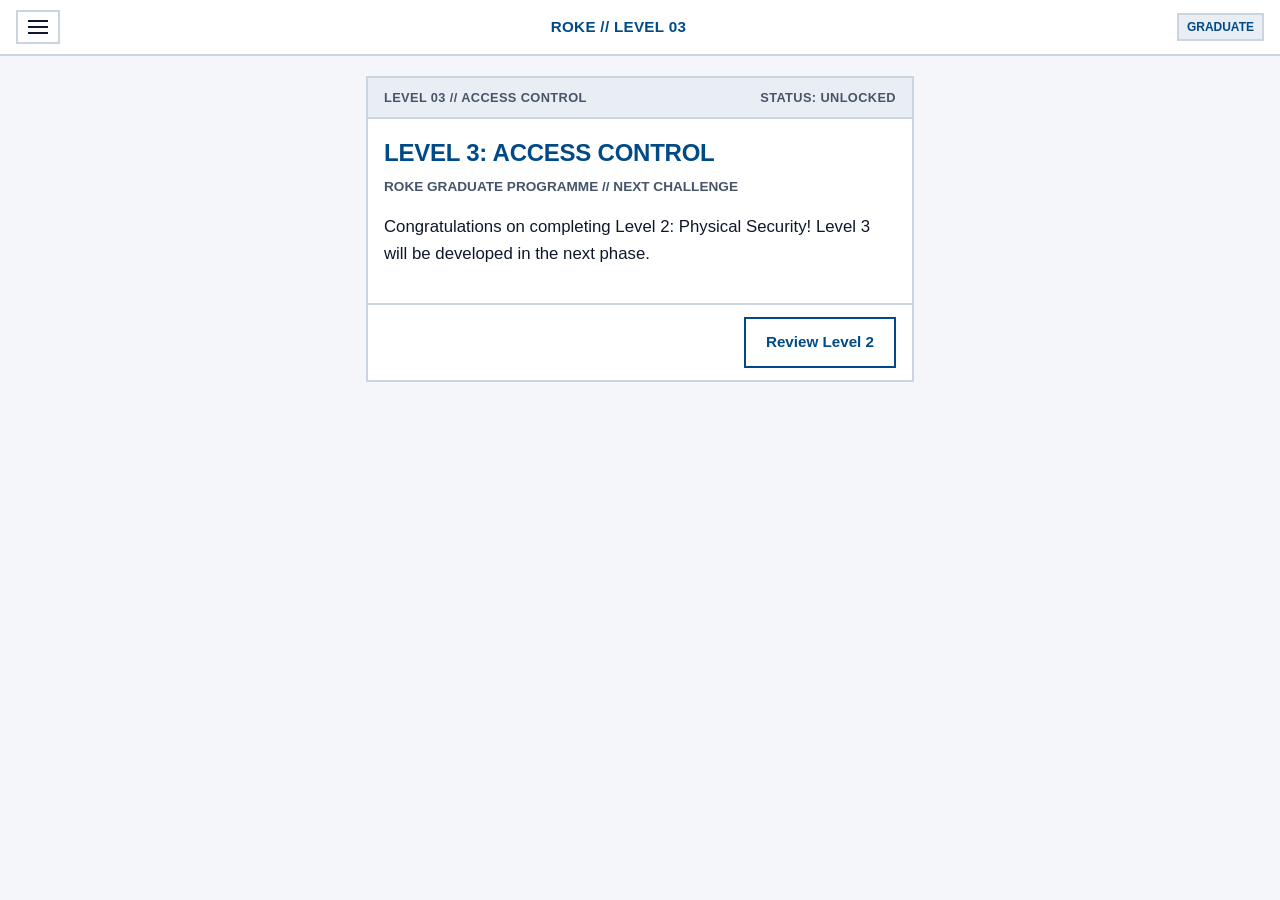
<file: level3.html>
<!DOCTYPE html>
<html lang="en">
<head>
  <meta charset="UTF-8">
  <meta name="viewport" content="width=device-width, initial-scale=1.0, maximum-scale=1.0, user-scalable=no">
  <title>Roke Graduate Challenge - Level 3: Access Control</title>

  <!-- Bootstrap 5 CSS -->
  <link rel="stylesheet" href="https://cdn.jsdelivr.net/npm/bootstrap@5.3.3/dist/css/bootstrap.min.css">
  
  <!-- Base Stylesheet (Clean, professional, light palette) -->
  <link rel="stylesheet" href="css/style.css">
</head>
<body>

  <!-- Header -->
  <header class="game-header">
    <button class="burger-btn" type="button" data-bs-toggle="offcanvas" data-bs-target="#gameSidebar" aria-controls="gameSidebar" aria-label="Toggle navigation menu">
      <span class="burger-bar"></span>
      <span class="burger-bar"></span>
      <span class="burger-bar"></span>
    </button>
    <div class="header-brand">ROKE // LEVEL 03</div>
    <div class="header-badge" id="header-player-name">GRADUATE</div>
  </header>

  <!-- Sidebar (Levels & Progress) -->
  <div class="offcanvas offcanvas-start" tabindex="-1" id="gameSidebar" aria-labelledby="gameSidebarLabel">
    <div class="offcanvas-header">
      <h5 class="offcanvas-title" id="gameSidebarLabel">PROGRAMME LEVELS</h5>
      <button type="button" class="btn-close-flat" data-bs-dismiss="offcanvas" aria-label="Close">[X]</button>
    </div>
    <div class="offcanvas-body">
      <!-- Dynamically generated level list -->
      <nav id="sidebar-levels" class="level-list" aria-label="Level navigation">
        <!-- Injected via js/game.js -->
      </nav>

      <!-- Dynamically updated progress indicator -->
      <div id="sidebar-progress" class="mt-4">
        <!-- Injected via js/game.js -->
      </div>
    </div>
  </div>

  <!-- Main Container -->
  <main class="game-container">
    <div class="game-card">
      <div class="game-card-header">
        <span>LEVEL 03 // ACCESS CONTROL</span>
        <span>STATUS: UNLOCKED</span>
      </div>
      <div class="game-card-body">
        <h1 class="title-large">LEVEL 3: ACCESS CONTROL</h1>
        <p class="meta-subheading">ROKE GRADUATE PROGRAMME // NEXT CHALLENGE</p>
        <p>Congratulations on completing Level 2: Physical Security! Level 3 will be developed in the next phase.</p>
      </div>
      <div class="game-card-footer">
        <a href="level2.html" class="btn-game btn-game-secondary">Review Level 2</a>
      </div>
    </div>
  </main>

  <!-- Bootstrap 5 Bundle JS -->
  <script src="https://cdn.jsdelivr.net/npm/bootstrap@5.3.3/dist/js/bootstrap.bundle.min.js"></script>

  <!-- Core Game Engine -->
  <script src="js/game.js"></script>
</body>
</html>
</file>
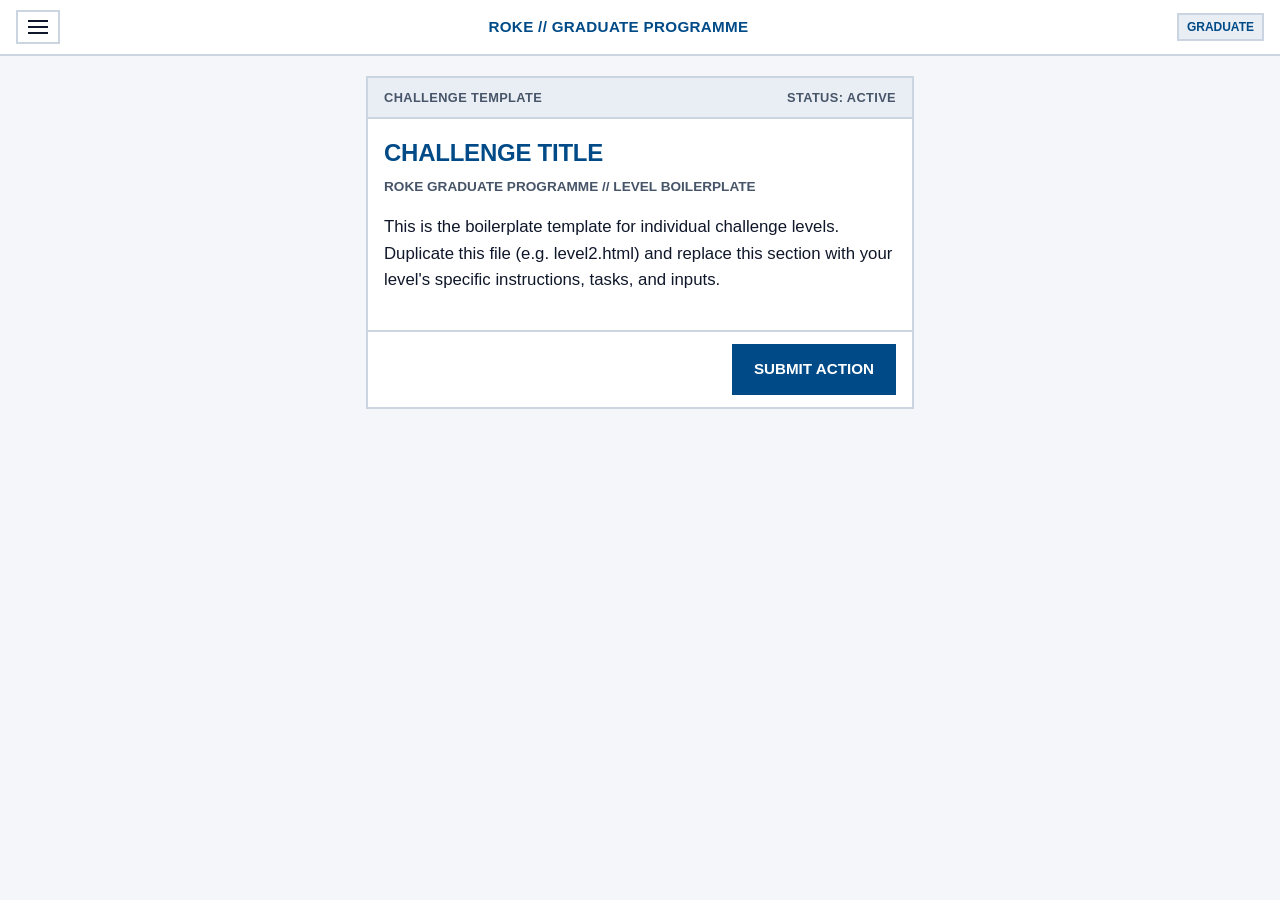
<file: template.html>
<!DOCTYPE html>
<html lang="en">
<head>
  <meta charset="UTF-8">
  <meta name="viewport" content="width=device-width, initial-scale=1.0, maximum-scale=1.0, user-scalable=no">
  <title>Roke Graduate Challenge - Level Template</title>

  <!-- Bootstrap 5 CSS -->
  <link rel="stylesheet" href="https://cdn.jsdelivr.net/npm/bootstrap@5.3.3/dist/css/bootstrap.min.css">
  
  <!-- Base Stylesheet (Clean, professional, light palette) -->
  <link rel="stylesheet" href="css/style.css">
</head>
<body>

  <!-- Header -->
  <header class="game-header">
    <button class="burger-btn" type="button" data-bs-toggle="offcanvas" data-bs-target="#gameSidebar" aria-controls="gameSidebar" aria-label="Toggle navigation menu">
      <span class="burger-bar"></span>
      <span class="burger-bar"></span>
      <span class="burger-bar"></span>
    </button>
    <div class="header-brand">ROKE // GRADUATE PROGRAMME</div>
    <div class="header-badge" id="header-player-name">GRADUATE</div>
  </header>

  <!-- Sidebar (Levels & Progress) -->
  <div class="offcanvas offcanvas-start" tabindex="-1" id="gameSidebar" aria-labelledby="gameSidebarLabel">
    <div class="offcanvas-header">
      <h5 class="offcanvas-title" id="gameSidebarLabel">PROGRAMME LEVELS</h5>
      <button type="button" class="btn-close-flat" data-bs-dismiss="offcanvas" aria-label="Close">[X]</button>
    </div>
    <div class="offcanvas-body">
      <!-- Dynamically generated level list -->
      <nav id="sidebar-levels" class="level-list" aria-label="Level navigation">
        <!-- Injected via js/game.js -->
      </nav>

      <!-- Dynamically updated progress indicator -->
      <div id="sidebar-progress" class="mt-4">
        <!-- Injected via js/game.js -->
      </div>
    </div>
  </div>

  <!-- Main Container -->
  <main class="game-container">
    <div class="game-card">
      <div class="game-card-header">
        <span>CHALLENGE TEMPLATE</span>
        <span>STATUS: ACTIVE</span>
      </div>
      <div class="game-card-body">
        <h1 class="title-large">CHALLENGE TITLE</h1>
        <p class="meta-subheading">ROKE GRADUATE PROGRAMME // LEVEL BOILERPLATE</p>
        <p>This is the boilerplate template for individual challenge levels. Duplicate this file (e.g. level2.html) and replace this section with your level's specific instructions, tasks, and inputs.</p>
      </div>
      <div class="game-card-footer">
        <button type="button" class="btn-game">SUBMIT ACTION</button>
      </div>
    </div>
  </main>

  <!-- Bootstrap 5 Bundle JS -->
  <script src="https://cdn.jsdelivr.net/npm/bootstrap@5.3.3/dist/js/bootstrap.bundle.min.js"></script>

  <!-- Core Game Engine -->
  <script src="js/game.js"></script>

  <!-- Level Specific Script -->
  <script>
    // Add level-specific puzzle logic here
  </script>
</body>
</html>
</file>
<file: css/style.css>
/* ==========================================================================
   ROKE CHALLENGE - BASE STYLESHEET
   Professional, clean, minimalist design.
   Light palette: Shades of Blue and very light grey.
   Strict constraints: No military/cyber aesthetic, no gradients, no glows,
   no emojis, zero border-radius, flat solid borders.
   ========================================================================== */

:root {
  --bg-main: #f4f6f9;
  --bg-surface: #ffffff;
  --bg-surface-alt: #e9eef5;
  --border-color: #cbd5e1;
  --border-focus: #0f172a;
  --text-main: #0f172a;
  --text-muted: #475569;
  --color-primary: #004b87;
  --color-primary-hover: #003360;
  --color-accent: #0284c7;
  --color-highlight-bg: #e0f2fe;
  --color-highlight-border: #0284c7;
  --color-success: #059669;
  --font-base: -apple-system, BlinkMacSystemFont, "Segoe UI", Roboto, "Helvetica Neue", Arial, sans-serif;
  --font-mono: ui-monospace, SFMono-Regular, "SF Mono", Menlo, Consolas, monospace;
}

/* Global Reset & Strict Styling Constraints */
*,
*::before,
*::after {
  box-sizing: border-box;
  border-radius: 0 !important;
  box-shadow: none !important;
  text-shadow: none !important;
}

html,
body {
  margin: 0;
  padding: 0;
  background-color: var(--bg-main);
  color: var(--text-main);
  font-family: var(--font-base);
  font-size: 16px;
  line-height: 1.5;
  min-height: 100vh;
  -webkit-font-smoothing: antialiased;
}

/* Header & Navigation Bar */
.game-header {
  position: sticky;
  top: 0;
  z-index: 1030;
  height: 56px;
  background-color: var(--bg-surface);
  border-bottom: 2px solid var(--border-color);
  display: flex;
  align-items: center;
  justify-content: space-between;
  padding: 0 16px;
}

.burger-btn {
  background: transparent;
  border: 2px solid var(--border-color);
  padding: 8px 10px;
  cursor: pointer;
  display: flex;
  flex-direction: column;
  justify-content: center;
  gap: 4px;
}

.burger-btn:hover,
.burger-btn:focus {
  border-color: var(--color-primary);
  background-color: var(--bg-surface-alt);
}

.burger-bar {
  display: block;
  width: 20px;
  height: 2px;
  background-color: var(--text-main);
}

.header-brand {
  font-family: var(--font-base);
  font-weight: 700;
  font-size: 0.95rem;
  letter-spacing: 0.02em;
  color: var(--color-primary);
}

.header-badge {
  font-family: var(--font-base);
  font-size: 0.75rem;
  font-weight: 600;
  padding: 3px 8px;
  background-color: var(--bg-surface-alt);
  border: 2px solid var(--border-color);
  color: var(--color-primary);
}

/* Layout Container */
.game-container {
  width: 100%;
  max-width: 580px;
  margin: 0 auto;
  padding: 20px 16px 80px 16px;
}

/* Game Card / Content Panels */
.game-card {
  background-color: var(--bg-surface);
  border: 2px solid var(--border-color);
  margin-bottom: 20px;
}

.game-card-header {
  padding: 10px 16px;
  background-color: var(--bg-surface-alt);
  border-bottom: 2px solid var(--border-color);
  font-family: var(--font-base);
  font-size: 0.8rem;
  font-weight: 700;
  letter-spacing: 0.03em;
  color: var(--text-muted);
  display: flex;
  justify-content: space-between;
  align-items: center;
}

.game-card-body {
  padding: 20px 16px;
  font-size: 1.05rem;
  line-height: 1.6;
  color: var(--text-main);
}

.game-card-footer {
  padding: 12px 16px;
  border-top: 2px solid var(--border-color);
  background-color: var(--bg-surface);
  display: flex;
  justify-content: flex-end;
  gap: 10px;
}

/* Typography Helpers */
.title-large {
  font-family: var(--font-base);
  font-size: 1.5rem;
  font-weight: 700;
  margin-bottom: 8px;
  color: var(--color-primary);
  letter-spacing: -0.01em;
}

.meta-subheading {
  font-family: var(--font-base);
  font-size: 0.85rem;
  font-weight: 600;
  color: var(--text-muted);
  margin-bottom: 16px;
}

/* Buttons */
.btn-game {
  display: inline-block;
  padding: 12px 20px;
  font-family: var(--font-base);
  font-size: 0.95rem;
  font-weight: 700;
  text-decoration: none;
  cursor: pointer;
  background-color: var(--color-primary);
  color: #ffffff;
  border: 2px solid var(--color-primary);
  text-align: center;
}

.btn-game:hover,
.btn-game:focus {
  background-color: var(--color-primary-hover);
  border-color: var(--color-primary-hover);
  color: #ffffff;
}

.btn-game-block {
  display: block;
  width: 100%;
}

.btn-game-secondary {
  background-color: var(--bg-surface);
  color: var(--color-primary);
  border: 2px solid var(--color-primary);
}

.btn-game-secondary:hover,
.btn-game-secondary:focus {
  background-color: var(--bg-surface-alt);
  color: var(--color-primary-hover);
}

/* Inputs */
.input-game {
  width: 100%;
  padding: 12px 14px;
  background-color: var(--bg-surface);
  border: 2px solid var(--border-color);
  color: var(--text-main);
  font-family: var(--font-base);
  font-size: 1rem;
}

.input-game:focus {
  outline: none;
  border-color: var(--color-primary);
}

/* Sidebar / Offcanvas Customization */
.offcanvas {
  background-color: var(--bg-surface) !important;
  border-right: 2px solid var(--border-color) !important;
  color: var(--text-main) !important;
  max-width: 85vw;
  width: 320px;
}

.offcanvas-header {
  border-bottom: 2px solid var(--border-color);
  padding: 14px 16px;
  display: flex;
  align-items: center;
  justify-content: space-between;
  background-color: var(--bg-surface-alt);
}

.offcanvas-title {
  font-family: var(--font-base);
  font-size: 0.95rem;
  font-weight: 700;
  color: var(--color-primary);
  letter-spacing: 0.03em;
  margin: 0;
}

.btn-close-flat {
  background: transparent;
  border: 2px solid var(--border-color);
  color: var(--text-main);
  font-family: var(--font-base);
  font-weight: 700;
  font-size: 0.85rem;
  padding: 4px 8px;
  cursor: pointer;
}

.btn-close-flat:hover {
  background-color: var(--color-primary);
  color: #ffffff;
  border-color: var(--color-primary);
}

.offcanvas-body {
  padding: 16px;
  background-color: var(--bg-surface);
  display: flex;
  flex-direction: column;
  justify-content: space-between;
}

/* Sidebar Level Links */
.level-list {
  display: flex;
  flex-direction: column;
  gap: 8px;
}

.level-link {
  display: flex;
  align-items: center;
  justify-content: space-between;
  padding: 10px 12px;
  background-color: var(--bg-surface-alt);
  border: 2px solid var(--border-color);
  color: var(--text-main);
  text-decoration: none;
  font-size: 0.9rem;
}

.level-link:hover {
  border-color: var(--color-primary);
  background-color: #dee7f2;
  color: var(--color-primary);
}

.level-link.active {
  border-color: var(--color-primary);
  background-color: #d6e4f5;
  color: var(--color-primary);
}

.level-link-info {
  display: flex;
  flex-direction: column;
  gap: 2px;
}

.level-link-title {
  font-weight: 600;
}

.level-link-id {
  font-size: 0.75rem;
  color: var(--text-muted);
}

.level-link-tag {
  font-size: 0.75rem;
  font-weight: 700;
  padding: 2px 6px;
  border: 2px solid var(--border-color);
  color: var(--text-muted);
  background-color: var(--bg-surface);
}

.level-link.completed .level-link-tag {
  color: var(--color-success);
  border-color: var(--color-success);
}

/* Sidebar Progress Container */
.progress-panel {
  padding: 12px;
  background-color: var(--bg-surface-alt);
  border: 2px solid var(--border-color);
}

.progress-header {
  display: flex;
  justify-content: space-between;
  font-family: var(--font-base);
  font-size: 0.75rem;
  font-weight: 700;
  margin-bottom: 8px;
  color: var(--text-muted);
}

.progress-counter {
  color: var(--color-primary);
}

.progress-track {
  height: 12px;
  background-color: var(--bg-surface);
  border: 2px solid var(--border-color);
  overflow: hidden;
}

.progress-fill {
  height: 100%;
  background-color: var(--color-primary);
  width: 0%;
}

/* Highlight (Clean solid blue highlight, zero glow, zero gradients) */
.tutorial-highlight {
  outline: 3px solid var(--color-highlight-border) !important;
  background-color: var(--color-highlight-bg) !important;
}

/* Overlaid Tutorial Box for Slide 5 mobile view */
.tutorial-overlay-card {
  position: fixed;
  bottom: 12px;
  left: 12px;
  right: 12px;
  z-index: 1100;
  background-color: var(--bg-surface);
  border: 2px solid var(--color-highlight-border);
}

.tutorial-overlay-card.overlay-top {
  top: 12px;
  bottom: auto;
}

/* Desk Stage & Image Viewer */
.desk-viewer-wrapper {
  position: relative;
  width: 100%;
  min-height: calc(100vh - 56px);
  background-color: var(--bg-main);
  overflow: auto;
}

.desk-stage {
  position: relative;
  display: inline-block;
  width: 100%;
  container-type: inline-size;
  line-height: 0;
  user-select: none;
}

.desk-img {
  width: 100%;
  height: auto;
  display: block;
  user-select: none;
  -webkit-user-drag: none;
}

/* Sticky Note (Proportional 1/12 scale, rotated 10deg, skewed left) */
.sticky-note {
  position: absolute;
  width: calc(100% / 15);
  width: calc(100cqw / 15);
  aspect-ratio: 1 / 1;
  padding: 0.4cqw;
  background-color: #fef08a;
  border: 2px solid #ca8a04;
  color: #1e293b;
  font-family: "Caveat", "Comic Sans MS", "Comic Neue", cursive, sans-serif;
  font-size: clamp(8px, 1.1cqw, 20px);
  font-weight: 700;
  line-height: 1.1;
  z-index: 20;
  display: flex;
  justify-content: center;
  align-items: center;
  text-align: center;
  transform: rotate(-6deg) skewX(-6deg);
  transform-origin: top left;
  user-select: none;
  pointer-events: auto;
  cursor: pointer;
}

.sticky-note-text {
  letter-spacing: 0.01em;
  word-break: break-all;
}

/* Inspected/Greyed-out State (0% saturation) */
.sticky-note.inspected,
.newspaper-desk.inspected,
.poster-desk.inspected {
  filter: saturate(0) grayscale(100%) !important;
  opacity: 0.8;
}

/* Newspaper Desk Item (High skew and squish for flat desk perspective) */
.newspaper-desk {
  position: absolute;
  width: calc(100% / 5.5);
  width: calc(100cqw / 5.5);
  aspect-ratio: 1.35 / 1;
  padding: 0.5cqw;
  background-color: #f1f5f9;
  border: 2px solid #64748b;
  color: #0f172a;
  z-index: 18;
  display: flex;
  flex-direction: column;
  transform: skewX(30deg) scaleY(0.5);
  transform-origin: top left;
  user-select: none;
  cursor: pointer;
}

.newspaper-desk-masthead {
  font-family: var(--font-base);
  font-size: clamp(6px, 0.75cqw, 14px);
  font-weight: 800;
  color: #334155;
  border-bottom: 1px solid #94a3b8;
  padding-bottom: 1px;
  margin-bottom: 2px;
  text-transform: uppercase;
  letter-spacing: 0.05em;
  line-height: 1.2;
}

.newspaper-desk-headline {
  font-family: var(--font-base);
  font-size: clamp(6px, 0.75cqw, 13px);
  font-weight: 800;
  color: #0f172a;
  line-height: 1.15;
  margin-bottom: 2px;
  overflow: hidden;
  display: -webkit-box;
  -webkit-line-clamp: 2;
  -webkit-box-orient: vertical;
}

.newspaper-desk-body {
  display: flex;
  gap: 0.4cqw;
  align-items: center;
  margin-top: 2px;
}

.newspaper-img-box {
  width: 28%;
  aspect-ratio: 1 / 1;
  background-color: #94a3b8;
  border: 1px solid #64748b;
  flex-shrink: 0;
}

.newspaper-lines-box {
  flex-grow: 1;
  display: flex;
  flex-direction: column;
  gap: 2px;
}

.newspaper-line {
  height: 2px;
  background-color: #94a3b8;
  width: 100%;
}

/* Close-up Newspaper Preview Card */
.newspaper-closeup-card {
  background-color: #f8fafc;
  border: 2px solid #64748b;
  padding: 16px;
  margin-bottom: 16px;
}

.newspaper-closeup-masthead {
  font-size: 0.75rem;
  font-weight: 800;
  text-transform: uppercase;
  letter-spacing: 0.08em;
  color: #475569;
  border-bottom: 2px solid #cbd5e1;
  padding-bottom: 4px;
  margin-bottom: 10px;
  display: flex;
  justify-content: space-between;
}

.newspaper-closeup-headline {
  font-size: 1.2rem;
  font-weight: 800;
  color: #0f172a;
  line-height: 1.35;
  margin-bottom: 8px;
}

.newspaper-closeup-content {
  display: flex;
  gap: 14px;
  align-items: flex-start;
  margin-top: 12px;
}

.newspaper-closeup-img-placeholder {
  width: 100px;
  height: 80px;
  background-color: #94a3b8;
  border: 2px solid #64748b;
  flex-shrink: 0;
}

.newspaper-closeup-lines {
  flex-grow: 1;
  display: flex;
  flex-direction: column;
  gap: 8px;
  padding-top: 4px;
}

.newspaper-closeup-line {
  height: 6px;
  background-color: #cbd5e1;
  width: 100%;
}

.newspaper-closeup-line:last-child {
  width: 65%;
}

/* Wall Poster Item (Skewed onto left wall: vertical edges parallel to screen, top & bottom edges angled upwards left-to-right) */
.poster-desk {
  position: absolute;
  width: calc(100% / 9.5);
  width: calc(100cqw / 9.5);
  aspect-ratio: 1 / 1.45;
  background-color: #ffffff;
  border: 2px solid #059669;
  color: #0f172a;
  z-index: 18;
  display: flex;
  flex-direction: column;
  transform: skewY(-23deg) rotate(-9deg);
  transform-origin: top left;
  user-select: none;
  cursor: pointer;
}

.poster-desk-header {
  background-color: #059669;
  color: #ffffff;
  font-family: var(--font-base);
  font-size: clamp(6px, 0.72cqw, 13px);
  font-weight: 800;
  text-align: center;
  padding: 0.3cqw 0.2cqw;
  text-transform: uppercase;
  letter-spacing: 0.03em;
  line-height: 1.1;
}

.poster-desk-body {
  padding: 0.4cqw;
  display: flex;
  flex-direction: column;
  gap: 3px;
  flex-grow: 1;
  justify-content: space-evenly;
}

.poster-desk-line {
  height: 2px;
  background-color: #cbd5e1;
  width: 100%;
}

/* Close-up Poster Card */
.poster-closeup-card {
  background-color: #ffffff;
  border: 2px solid #059669;
  margin-bottom: 16px;
}

.poster-closeup-header {
  background-color: #059669;
  color: #ffffff;
  font-size: 1.25rem;
  font-weight: 800;
  text-align: center;
  padding: 10px 16px;
  text-transform: uppercase;
  letter-spacing: 0.05em;
}

.poster-closeup-body {
  padding: 16px;
  color: #0f172a;
}

.poster-closeup-list {
  margin: 0 0 14px 0;
  padding-left: 20px;
  line-height: 1.6;
  font-size: 0.95rem;
  font-weight: 600;
}

.poster-closeup-list li {
  margin-bottom: 6px;
}

.poster-closeup-snippet {
  background-color: #f0fdf4;
  border: 2px solid #bbf7d0;
  padding: 10px 12px;
  font-size: 0.9rem;
  font-weight: 600;
  color: #166534;
  line-height: 1.4;
}

/* Coordinate Diagnostic HUD */
.coord-hud {
  position: fixed;
  top: 68px;
  right: 12px;
  z-index: 1050;
  background-color: var(--bg-surface);
  border: 2px solid var(--color-primary);
  padding: 10px 14px;
  max-width: 270px;
  font-family: var(--font-base);
}

.coord-hud-header {
  font-size: 0.75rem;
  font-weight: 700;
  color: var(--text-muted);
  margin-bottom: 6px;
  display: flex;
  justify-content: space-between;
  align-items: center;
}

.coord-hud-values {
  font-family: var(--font-mono);
  font-size: 0.85rem;
  font-weight: 700;
  color: var(--color-primary);
  margin-bottom: 8px;
  line-height: 1.4;
}

.coord-hud-actions {
  display: flex;
  gap: 6px;
}

.btn-hud {
  padding: 5px 10px;
  font-size: 0.75rem;
  font-weight: 700;
  background-color: var(--color-primary);
  color: #ffffff;
  border: 2px solid var(--color-primary);
  cursor: pointer;
}

.btn-hud:hover {
  background-color: var(--color-primary-hover);
  border-color: var(--color-primary-hover);
}

/* Modal Overlay & Close-up Views */
.game-modal-overlay {
  position: fixed;
  top: 0;
  left: 0;
  width: 100vw;
  height: 100vh;
  background-color: rgba(15, 23, 42, 0.65);
  z-index: 1200;
  display: flex;
  align-items: center;
  justify-content: center;
  padding: 16px;
}

.game-modal-card {
  background-color: var(--bg-surface);
  border: 2px solid var(--border-color);
  max-width: 520px;
  width: 100%;
  max-height: 92vh;
  display: flex;
  flex-direction: column;
}

.game-modal-card .game-card-body {
  overflow-y: auto;
  -webkit-overflow-scrolling: touch;
}

.sticky-closeup-container {
  display: flex;
  justify-content: center;
  align-items: center;
  padding: 16px 0 20px 0;
}

.sticky-note-closeup {
  width: 190px;
  height: 190px;
  background-color: #fef08a;
  border: 2px solid #ca8a04;
  display: flex;
  align-items: center;
  justify-content: center;
  font-family: "Caveat", "Comic Sans MS", cursive, sans-serif;
  font-size: 2.1rem;
  font-weight: 700;
  color: #1e293b;
  transform: rotate(-3deg);
  text-align: center;
  padding: 10px;
}

/* Laptop Security Alert Badge */
.laptop-alert {
  position: absolute;
  width: calc(100% / 28);
  width: calc(100cqw / 28);
  min-width: 30px;
  aspect-ratio: 1 / 1;
  background-color: #ef4444;
  color: #ffffff;
  border: 2px solid #ffffff;
  border-radius: 50% !important;
  font-family: var(--font-base);
  font-weight: 900;
  font-size: clamp(14px, 1.6cqw, 22px);
  display: flex;
  align-items: center;
  justify-content: center;
  z-index: 25;
  user-select: none;
  cursor: pointer;
}

/* Quiz Modal Elements */
.quiz-container {
  display: flex;
  flex-direction: column;
  gap: 16px;
  max-height: 60vh;
  overflow-y: auto;
  padding-right: 4px;
}

.quiz-question-block {
  background-color: var(--bg-surface-alt);
  border: 2px solid var(--border-color);
  padding: 12px 14px;
}

.quiz-question-block.error {
  border-color: #ef4444;
  background-color: #fef2f2;
}

.quiz-question-title {
  font-size: 0.95rem;
  font-weight: 700;
  color: var(--text-main);
  margin-bottom: 8px;
}

.quiz-options-list {
  display: flex;
  flex-direction: column;
  gap: 6px;
}

.quiz-option-label {
  display: flex;
  align-items: center;
  gap: 10px;
  padding: 8px 10px;
  background-color: var(--bg-surface);
  border: 2px solid var(--border-color);
  cursor: pointer;
  font-size: 0.9rem;
  user-select: none;
}

.quiz-option-label:hover {
  border-color: var(--color-primary);
  background-color: #f0f7ff;
}

.quiz-option-input {
  cursor: pointer;
}

.quiz-feedback {
  background-color: #fef2f2;
  border: 2px solid #ef4444;
  color: #991b1b;
  padding: 8px 12px;
  font-size: 0.85rem;
  font-weight: 700;
  margin-top: 10px;
}

.quiz-feedback.success {
  background-color: #f0fdf4;
  border-color: #22c55e;
  color: #166534;
}

/* Standardised Well Done Completion Badge */
.completion-container {
  text-align: center;
  padding: 16px 8px;
}

.completion-trophy {
  font-size: 3.5rem;
  line-height: 1;
  margin-bottom: 12px;
}

.completion-badge {
  display: inline-block;
  background-color: #ecfdf5;
  border: 2px solid #059669;
  color: #065f46;
  font-family: var(--font-base);
  font-size: 0.85rem;
  font-weight: 800;
  letter-spacing: 0.05em;
  padding: 6px 14px;
  text-transform: uppercase;
  margin-bottom: 12px;
}

/* ==========================================================================
   LEVEL 02: PHYSICAL SECURITY STYLES
   ========================================================================== */

/* Full-Screen Door Stage (Mobile First: fills height, centered, horizontal overflow cropped) */
.door-viewer-wrapper {
  position: relative;
  width: 100%;
  height: calc(100vh - 56px);
  height: calc(100dvh - 56px);
  overflow-x: auto;
  overflow-y: hidden;
  background-color: var(--bg-main);
  scrollbar-width: none;
  -webkit-overflow-scrolling: touch;
}

.door-viewer-wrapper::-webkit-scrollbar {
  display: none;
}

.door-stage {
  position: relative;
  height: calc(100vh - 56px);
  height: calc(100dvh - 56px);
  width: calc((100vh - 56px) * 16 / 9);
  width: calc((100dvh - 56px) * 16 / 9);
  min-width: calc((100vh - 56px) * 16 / 9);
  min-width: calc((100dvh - 56px) * 16 / 9);
  margin: 0 auto;
  line-height: 0;
  user-select: none;
}

.door-img {
  width: 100%;
  height: 100%;
  display: block;
  user-select: none;
  -webkit-user-drag: none;
}

/* Door Keypad Hitbox (Invisible interactable div over wall number pad) */
.door-keypad-hitbox {
  position: absolute;
  cursor: pointer;
  z-index: 30;
  box-sizing: border-box;
  background: transparent;
  border: none;
  -webkit-tap-highlight-color: transparent;
}

/* Keypad Close-Up Stage */
.keypad-stage-container {
  display: flex;
  flex-direction: column;
  align-items: center;
}

.keypad-stage {
  position: relative;
  width: 100%;
  max-width: 380px;
  margin: 0 auto;
  line-height: 0;
  user-select: none;
  border: 2px solid var(--border-color);
}

.keypad-img {
  width: 100%;
  height: auto;
  display: block;
  user-select: none;
  -webkit-user-drag: none;
}

/* Green Segment Display (Overlaps the black screen on the keypad image) */
.keypad-segment-display {
  position: absolute;
  left: 26.50%;
  top: 19.50%;
  width: 47.10%;
  height: 9.50%;
  display: flex;
  align-items: center;
  justify-content: center;
  font-family: var(--font-mono);
  font-size: clamp(1.2rem, 5vw, 1.8rem);
  font-weight: 700;
  color: #22c55e;
  letter-spacing: 0.35em;
  background-color: rgba(5, 10, 15, 0.94);
  border: 1px solid rgba(34, 197, 94, 0.4);
  user-select: none;
  pointer-events: none;
  z-index: 10;
  box-sizing: border-box;
}

/* Keypad Button Hitboxes (Invisible interactive divs) */
.keypad-btn-hitbox {
  position: absolute;
  cursor: pointer;
  background: transparent;
  border: none;
  user-select: none;
  box-sizing: border-box;
  -webkit-tap-highlight-color: transparent;
  z-index: 20;
}

.keypad-btn-hitbox:active {
  background-color: rgba(255, 255, 255, 0.12);
}

/* Full-Screen Blackout Fade Transition */
.blackout-screen {
  position: fixed;
  inset: 0;
  background-color: #000000;
  z-index: 9999;
  opacity: 0;
  pointer-events: none;
  transition: opacity 1.5s ease-in-out;
  display: none;
}

.blackout-screen.active {
  display: block;
  opacity: 1;
  pointer-events: auto;
}

/* Security Operations Room Scene */
.security-room-wrapper {
  position: relative;
  width: 100%;
  height: calc(100vh - 56px);
  height: calc(100dvh - 56px);
  overflow-x: auto;
  overflow-y: hidden;
  background-color: #050811;
  scrollbar-width: none;
  -webkit-overflow-scrolling: touch;
}

.security-room-wrapper::-webkit-scrollbar {
  display: none;
}

.security-room-stage {
  position: relative;
  height: calc(100vh - 56px);
  height: calc(100dvh - 56px);
  width: calc((100vh - 56px) * 16 / 9);
  width: calc((100dvh - 56px) * 16 / 9);
  min-width: calc((100vh - 56px) * 16 / 9);
  min-width: calc((100dvh - 56px) * 16 / 9);
  margin: 0 auto;
  line-height: 0;
  user-select: none;
}

.security-room-img {
  width: 100%;
  height: 100%;
  display: block;
  user-select: none;
  -webkit-user-drag: none;
}

/* 4 CCTV Monitor Screen Overlays with Glowing Backdrops */
.monitor-screen-overlay {
  position: absolute;
  box-sizing: border-box;
  overflow: hidden;
  background-color: #000000;
  border: 1px solid rgba(15, 23, 42, 0.9);
  box-shadow: 0 0 10px 4px rgba(147, 197, 253, 0.38), 0 0 40px 10px rgba(56, 189, 248, 0.2) !important;
}

.monitor-screen-overlay.monitor-tl {
  left: 20.35%;
  top: 12.95%;
  width: 29.10%;
  height: 33.10%;
}

.monitor-screen-overlay.monitor-tr {
  left: 50.55%;
  top: 12.95%;
  width: 29.10%;
  height: 33.10%;
}

.monitor-screen-overlay.monitor-bl {
  left: 20.35%;
  top: 47.05%;
  width: 29.10%;
  height: 33.10%;
}

.monitor-screen-overlay.monitor-br {
  left: 50.55%;
  top: 47.05%;
  width: 29.10%;
  height: 33.10%;
}

.monitor-glow-backdrop {
  position: absolute;
  inset: -10px;
  background: radial-gradient(circle at center, rgba(191, 219, 254, 0.4) 0%, rgba(59, 130, 246, 0.15) 60%, transparent 80%);
  filter: blur(14px);
  pointer-events: none;
  z-index: 1;
}

.monitor-cctv-feed {
  position: relative;
  z-index: 2;
  width: 100%;
  height: 100%;
  object-fit: cover;
  display: block;
  user-select: none;
  -webkit-user-drag: none;
}

.monitor-screen-overlay {
  cursor: pointer;
  transition: outline 0.15s ease;
}

.monitor-screen-overlay:hover {
  outline: 2px solid #38bdf8;
}

.monitor-screen-overlay.solved {
  border-color: #22c55e;
}

.monitor-screen-overlay.solved:hover {
  outline: 2px solid #22c55e;
}

.monitor-status-badge {
  position: absolute;
  top: 6px;
  right: 6px;
  z-index: 5;
  font-family: var(--font-mono);
  font-size: 0.65rem;
  font-weight: 700;
  padding: 2px 6px;
  background-color: rgba(15, 23, 42, 0.9);
  color: #38bdf8;
  border: 1px solid #38bdf8;
  pointer-events: none;
  letter-spacing: 0.05em;
}

.monitor-status-badge.solved {
  color: #22c55e;
  border-color: #22c55e;
  background-color: rgba(5, 46, 22, 0.9);
}

/* Lanyard ID Red Highlighting Box */
.lanyard-hitbox {
  position: absolute;
  left: 20.50%;
  top: 87.50%;
  width: 10.50%;
  height: 9.50%;
  border: 2px solid #ef4444;
  background-color: rgba(239, 68, 68, 0.16);
  cursor: pointer;
  z-index: 25;
  box-sizing: border-box;
  touch-action: manipulation;
}

.lanyard-hitbox:hover {
  background-color: rgba(239, 68, 68, 0.32);
}

.lanyard-hitbox-label {
  position: absolute;
  top: -20px;
  left: 0;
  white-space: nowrap;
  background-color: #ef4444;
  color: #ffffff;
  font-family: var(--font-mono);
  font-size: 0.65rem;
  font-weight: 700;
  padding: 1px 5px;
  pointer-events: none;
  letter-spacing: 0.04em;
}

.lanyard-hitbox.reviewed {
  border-color: #22c55e;
  background-color: rgba(34, 197, 94, 0.16);
}

.lanyard-hitbox.reviewed .lanyard-hitbox-label {
  background-color: #22c55e;
}

/* CCTV Modal Preview Image */
.cctv-modal-preview {
  width: 100%;
  height: auto;
  display: block;
  border: 2px solid var(--border-color);
  margin-bottom: 14px;
}

/* Utilities */
.d-none {
  display: none !important;
}
</file>
